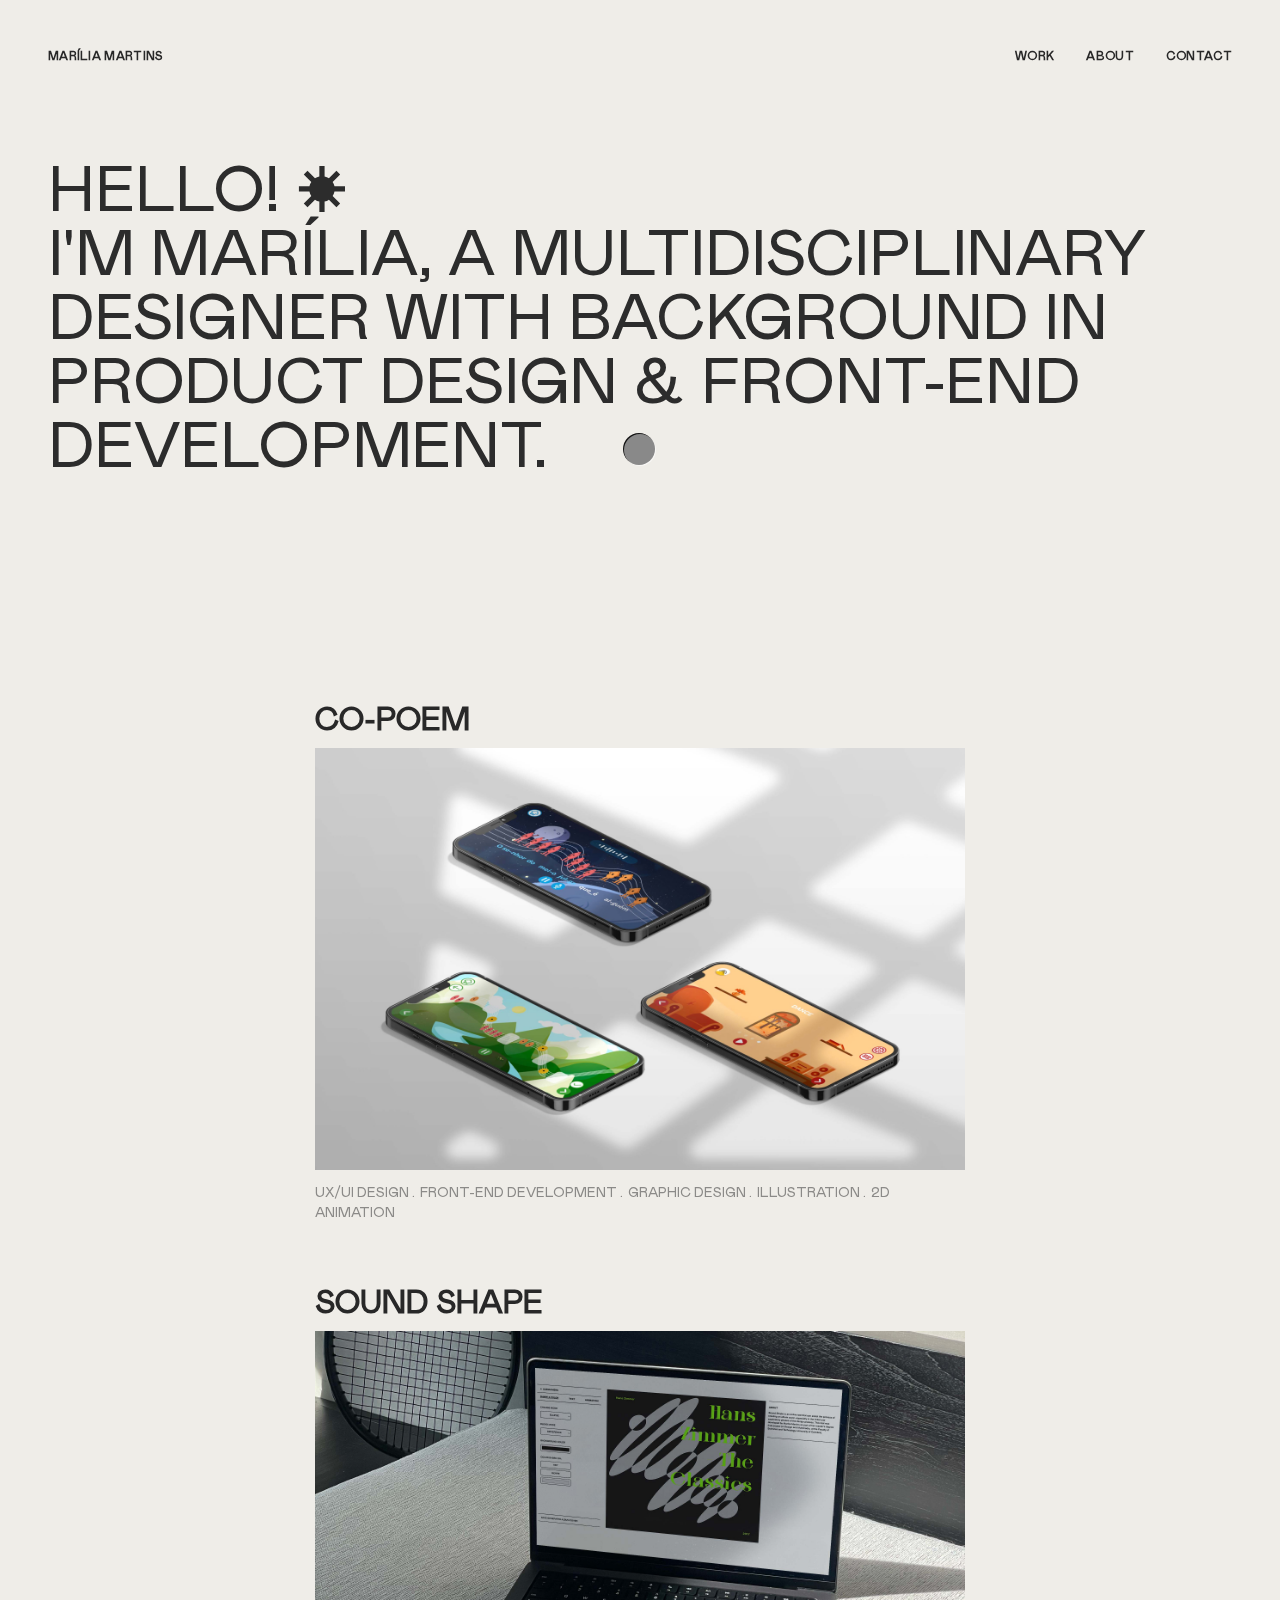
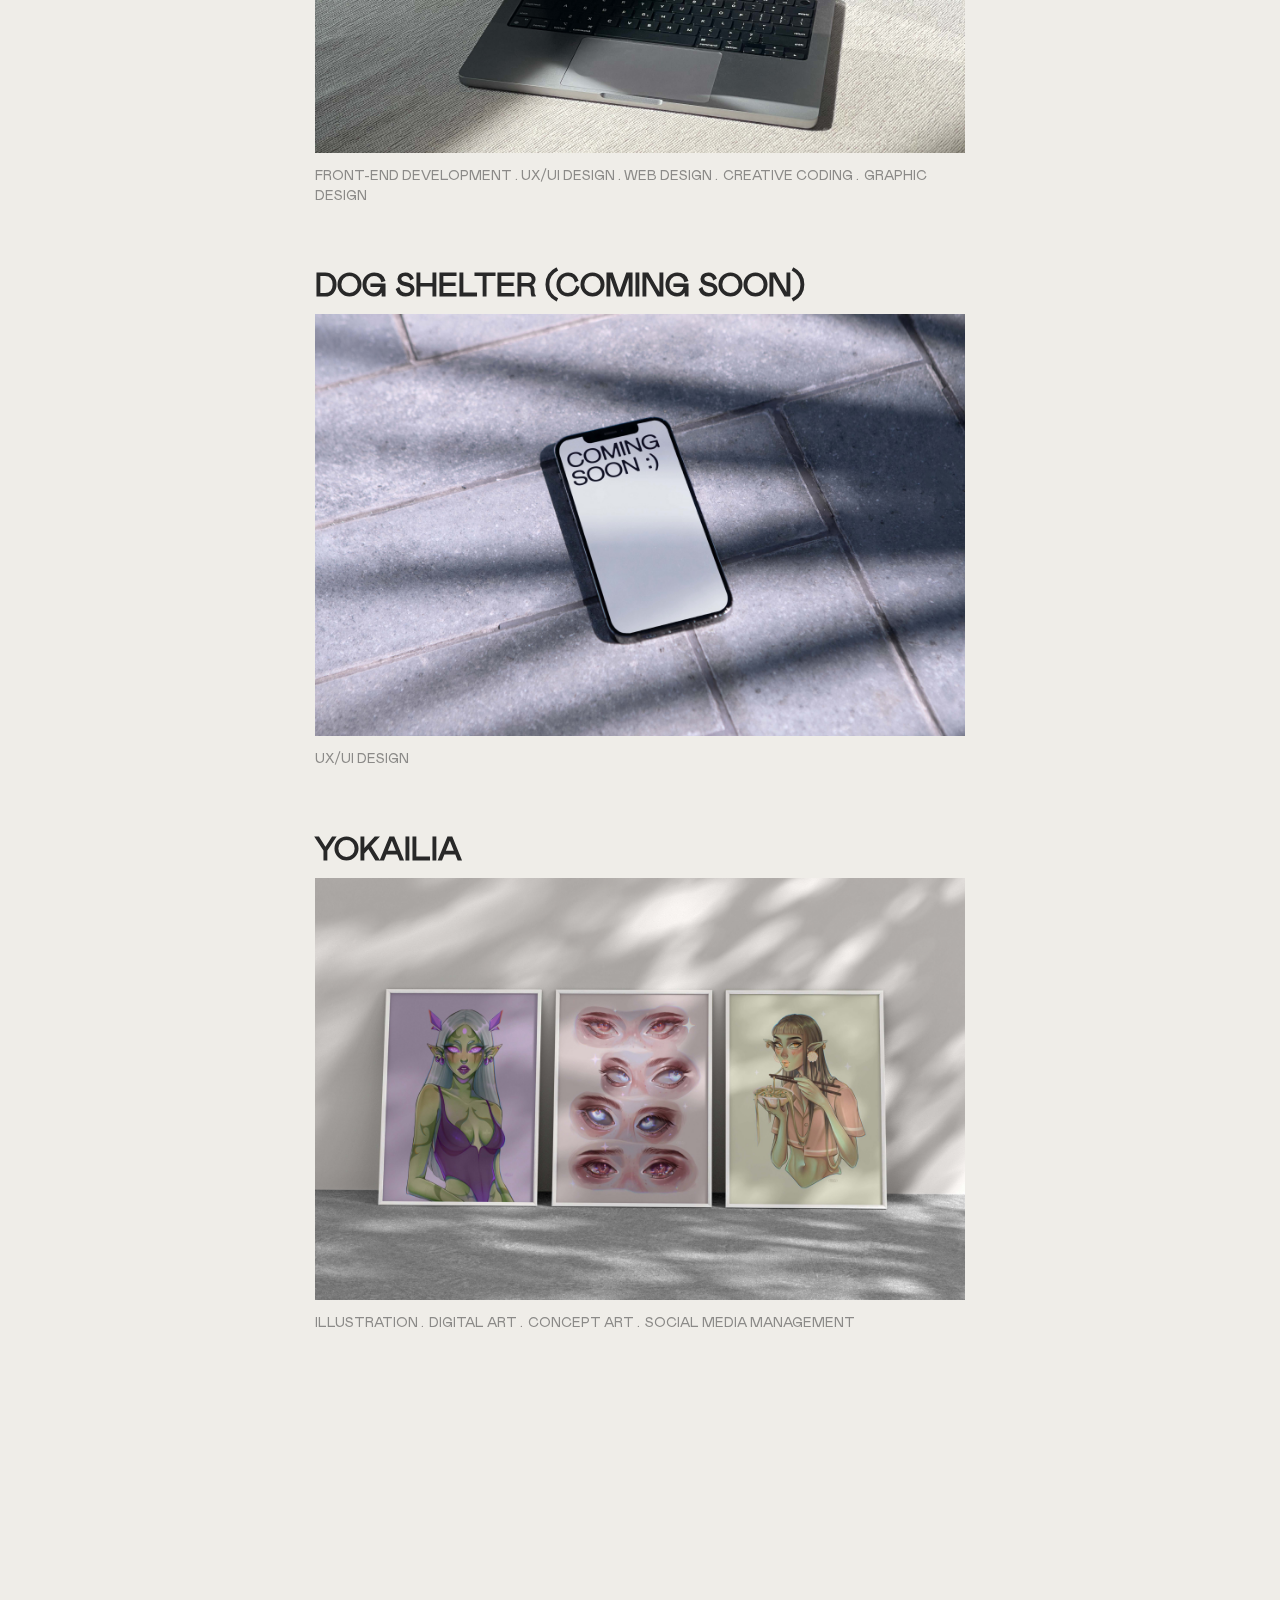
<file: index.html>
<!doctype html>
<html data-n-head-ssr lang="en" data-n-head="%7B%22lang%22:%7B%22ssr%22:%22en%22%7D%7D">
  <head >
    <title>Marília Martins - Home</title>
    <link rel="icon" href="assets/images/Asset 25.png">
    <meta name="viewport" content="width=device-width, initial-scale=1">
    <meta data-n-head="ssr" charset="utf-8"><meta data-n-head="ssr" name="viewport" content="width=device-width, initial-scale=1">
    <meta data-n-head="ssr" http-equiv="X-UA-Compatible" content="IE=edge"><meta data-n-head="ssr" data-hid="charset" charset="utf-8">
    <meta data-n-head="ssr" data-hid="mobile-web-app-capable" name="mobile-web-app-capable" content="yes">  
  <!-- <link rel="stylesheet" type="text/css" href="header.css"> -->
    <link rel="stylesheet" type="text/css" href="style.css">
    <link rel="stylesheet" type="text/css" href="about.css">
    <link rel="stylesheet" type="text/css" href="work.css">
    <link rel="stylesheet" type="text/css" href="footer.css">
    <link rel="stylesheet" type="text/css" href="textsize.css">
    <link rel="stylesheet" type="text/css" href="cards.css">
    <link rel="stylesheet" type="text/css" href="header3.css">


    <link href="https://unpkg.com/aos@2.3.1/dist/aos.css" rel="stylesheet">
    <link href="https://fonts.googleapis.com/icon?family=Material+Icons" rel="stylesheet">

  </head>
  <body>

<!--  <nav>
      <input type="checkbox" id="check">
      <label for="check" class="checkbtn">
        <i class="fas fa-bars"></i>
      </label>
      <label class="logo">Marília Martins</label>
      <ul>
        <li><a class="menuItem" href="#work">Work</a></li>
        <li><a class="menuItem" href="#about">About</a></li>
        <li><a class="menuItem" href="#contact">contact</a></li>
      </ul>
    </nav>
-->  
    <div class="topnav" id="myTopnav">
      <a href="index.html" class="active logo">Marília Martins</a>
      <div class="right">
        <a class="menui" href="#work">work</a>
        <a class="menui" href="#about">about</a>
        <a class="menui" href="#contact">contact</a>
   
      <a href="javascript:void(0);" class="iconhamburguer" onclick="myFunction()">
        <i class="fa fa-bars"></i>
      </div>
      </a>
    </div>

    <a onclick="topFunction()" id="myBtn" title="Go to top">Top</a>
    <!--

<div class="parentheader">
 

  <div class="itemheader">
   <div class="logostar header1">
      <a href="index.html"><p class="logotexto"> Marília Martins</p></a>
    </div>  
  </div>

  <div class="itemheader"></div>

  <div  class="itemheader">

    <ul class="menu">
      <li><a class="menuItem" href="#work">Work</a></li>
      <li><a class="menuItem" href="#about">About</a></li>
      <li><a class="menuItem" href="#contact">contact</a></li>

    </ul>
    <button class="hamburger">
   
      <p class="fonteicon menuIcon">=</p>
      <p class="fonteicon closeIcon">×</p>
    </button>
  
  </div>
</div>
-->

<div class="cursor" style="translate: -50px -50px;"></div>

<div class="mini-descricao">
  <div class="mini-descricao-padding">
<p class="intro">
  Hello! ☀ <br>
  I'm Marília, a 
  multidisciplinary designer with background in product design & front-end development.</p>
</div>
</div>


<div class="card" id="work" data-aos="fade-up" data-aos-anchor-placement="center" data-aos-duration="3000">
  
  
  <div class="container">
    <a  href="copoem.html"> <h4 class="titulocard"><b>Co-Poem</b></h4></a>
    <a  href="copoem.html"> <img src="assets/images/cardcover/cp.jpg" alt="Co-Poem" style="width:100%"></a>
  
    <div class="tags">
    <span class="tagscard" >UX/UI Design .</span> 
    <span class="tagscard" >Front-end Development .</span> 
    <span class="tagscard" >Graphic Design .</span> 
    <span class="tagscard" >Illustration .</span> 
    <span class="tagscard" >2D Animation </span> 
  </div>


    <!-- <p class="textocard">A web application for a collaborative music generation platform.</p> -->

  </div>
  <div class="container">
   <a  href="soundshape.html" ><h4 class="titulocard"><b>Sound Shape</b></h4> </a>
      <a href="soundshape.html"><img src="assets/images/cardcover/ss1.jpg" alt="Sound Shape" style="width:100%">
  </a>
      <div class="tags">
 
        <span class="tagscard" >Front-end Development .  </span> 
        <span class="tagscard" >UX/UI Design .  </span>
        <span class="tagscard" >Web Design .</span> 
        <span class="tagscard" >Creative Coding .</span> 
        <span class="tagscard" >Graphic Design </span>
        
      </div>

     <!--   <p class="textocard">Autonomous computational creative tool to support the design of music album covers.</p> -->

  </div>

  <div class="container">
    <a><h4 class="titulocard"><b>Dog Shelter (Coming Soon)</b></h4></a>
    <a ><img src="assets/images/cardcover/comingsoon.jpg" alt="UX/UI Exercises" style="width:100%"></a>
      
      <div class="tags">
 
        <span class="tagscard">UX/UI Design</span> 
  
      </div>
     <!--   <p class="textocard">✨ Coming soon ✨ </p> -->
  </div>



  <div class="container">
    <a  href="yokailia.html"> <h4 class="titulocard"><b>Yokailia</b></h4></a>
    <a  href="yokailia.html"> <img src="assets/images/cardcover/i.jpg" alt="Yokailia" style="width:100%"></a>


    <div class="tags">
 
      <span class="tagscard" >Illustration .</span> 
      <span class="tagscard" >Digital Art .</span> 
      <span class="tagscard" >Concept Art .</span> 
      <span class="tagscard" >Social Media Management</span> 

      
     
    </div>

      <!--  <p class="textocard">Personal project that showcases a serie of digital illustrations.</p> -->

  </div>
</div>


   <!--<div class="gradient"> </div>  --> 
    
<!--
        <div data-aos="fade-down" data-aos-duration="3000">  
        <h1 class="introindex">  Hi! I'm Marília, a Multimedia 
          Designer With a Passion For 
          UX/UI design & iLLustration </h1>
        
        </div> 
      -->

      <!--
  <div class="seta" data-aos="fade-up" data-aos-anchor-placement="center" data-aos-duration="2000">
    <a href="#work" > <img class="setatamanho" src="assets/images/seta-16.svg" width="35rem"/></a>
    </div>   

<div class="parentwork" id="work">

<div class="work1"> 
    <div> 
    <a  href="copoem.html" class="worktitle"> <h2> co-Poem </h2></a>
    <a href="copoem.html"><p class="descricao"> Interface for a collaborative music generation platform. </p></a>
    </div>
    <div class="alinha"><a href="copoem.html"><img class="copoemhover imagemwork" src="assets/images/Asset 19.png" /></a>
  </div>
</div>

<div class="work2"> 
  <div>
    <a  href="soundshape.html" class="worktitle"> <h2> sound shape </h2></a>
    <a href="soundshape.html"> <p class="descricao"> Autonomous computational creative tool to support the design of music albums. </p></a>
  </div>
  <div class="alinha"> <a href="soundshape.html"><img class="copoemhover imagemwork" src="assets/images/Asset 17.png" /></a>
  </div>
</div>

<div class="work3"> 
  <div> 
    <a  href="yokailia.html" class="worktitle"><h2> Yokailia </h2></a>
    <a href="yokailia.html"><p class="descricao"> Digital illustrations. </p></a>
</div>
  <div class="alinha"> <a href="yokailia.html"><img class="copoemhover imagemwork" src="assets/images/Asset 18.png" /></a>
  </div>
</div>

<div class="work4"> 
  <div>
    <a href="uxui.html"class="worktitle"> <h2>UX/UI </h2></a>
    <a href="uxui.html"><p class="descricao"> UX & UI Exercises  </p></a>
  </div>
  <div  class="alinha"> <a href="uxui.html"><img class="copoemhover imagemwork" src="assets/images/Asset 20.png"/></a> 
  </div>
</div>
</div>
-->

<div id="about" class="parentabout">
  <div class="tituloabout">
    <h4 data-aos="fade-up" data-aos-anchor-placement="center" data-aos-duration="3000"> About </h4> 
  </div>
  <div class="imagemabout">
    <img class="tamanhoimagemabout" src="assets/images/eu.png" data-aos="fade-up" data-aos-anchor-placement="center" data-aos-duration="3000"/>
  </div>
  <div class="textoabout">
    <p class="descricaoabout" data-aos="fade-up" data-aos-anchor-placement="center" data-aos-duration="3000">
    My name is Marília, a portuguese multidisciplinary designer 
    with a strong background in UX/UI design, web design and front-end development.
    <br>
    <br>
    I am a creative and detail-oriented
    person with good time management
and organization skills. I love challenges and using design to solve
problems. <br>
<br>
 In my free time you can find me
drawing, playing video-games or
enjoying time with my dog, family
and friends.</p>

<div class="resumespace" data-aos="fade-up" data-aos-anchor-placement="center" data-aos-duration="3000" >
  <a href="MariliaResume.pdf" target="_blank" > <button class="botao">Check my resume</button></a>
    
  </div>
  </div>
  <div id="contact"  class="connectabout" data-aos="fade-up" data-aos-anchor-placement="center" data-aos-duration="3000">
    <h4 class="textoconnect"> Let's connect :)</h4>
  </div>
  <div class="emailabout socialspace" data-aos="fade-up" data-aos-anchor-placement="center" data-aos-duration="3000">
    <a href="mailto:mariliarussomartins@gmail.com?subject=Let's connect!" target="_blank" > <button class="botao" >Email</button></a>
  </div>
    <div class="linkedinabout socialspace" data-aos="fade-up" data-aos-anchor-placement="center" data-aos-duration="3000">
     <a  href="https://www.linkedin.com/in/mariliarussomartins/" target="_blank" > <button class="botao" >linkedin</button></a>
     
  </div>
 </div>


<footer>
<div class="alinharfooter">
  <p class="textofooter" data-aos="fade-up" data-aos-anchor-placement="center" data-aos-duration="3000"> 
    Marília Martins 2023
  </p>
</div>
</footer>

    </body>
</html>

<script src="https://unpkg.com/aos@2.3.1/dist/aos.js"></script>
<!-- <script src="hamburguer.js" type="text/javascript"></script> -->
<script src="hamburguer3.js" type="text/javascript"></script>
<script src="scroll.js" type="text/javascript"></script>
<script src="cursor.js" type="text/javascript"></script>
<link rel="stylesheet" href="https://cdnjs.cloudflare.com/ajax/libs/font-awesome/5.15.3/css/all.min.css"/>
<script src="https://ajax.googleapis.com/ajax/libs/jquery/2.0.3/jquery.min.js" type="text/javascript"></script>


<script>
    AOS.init();
  </script>
</file>
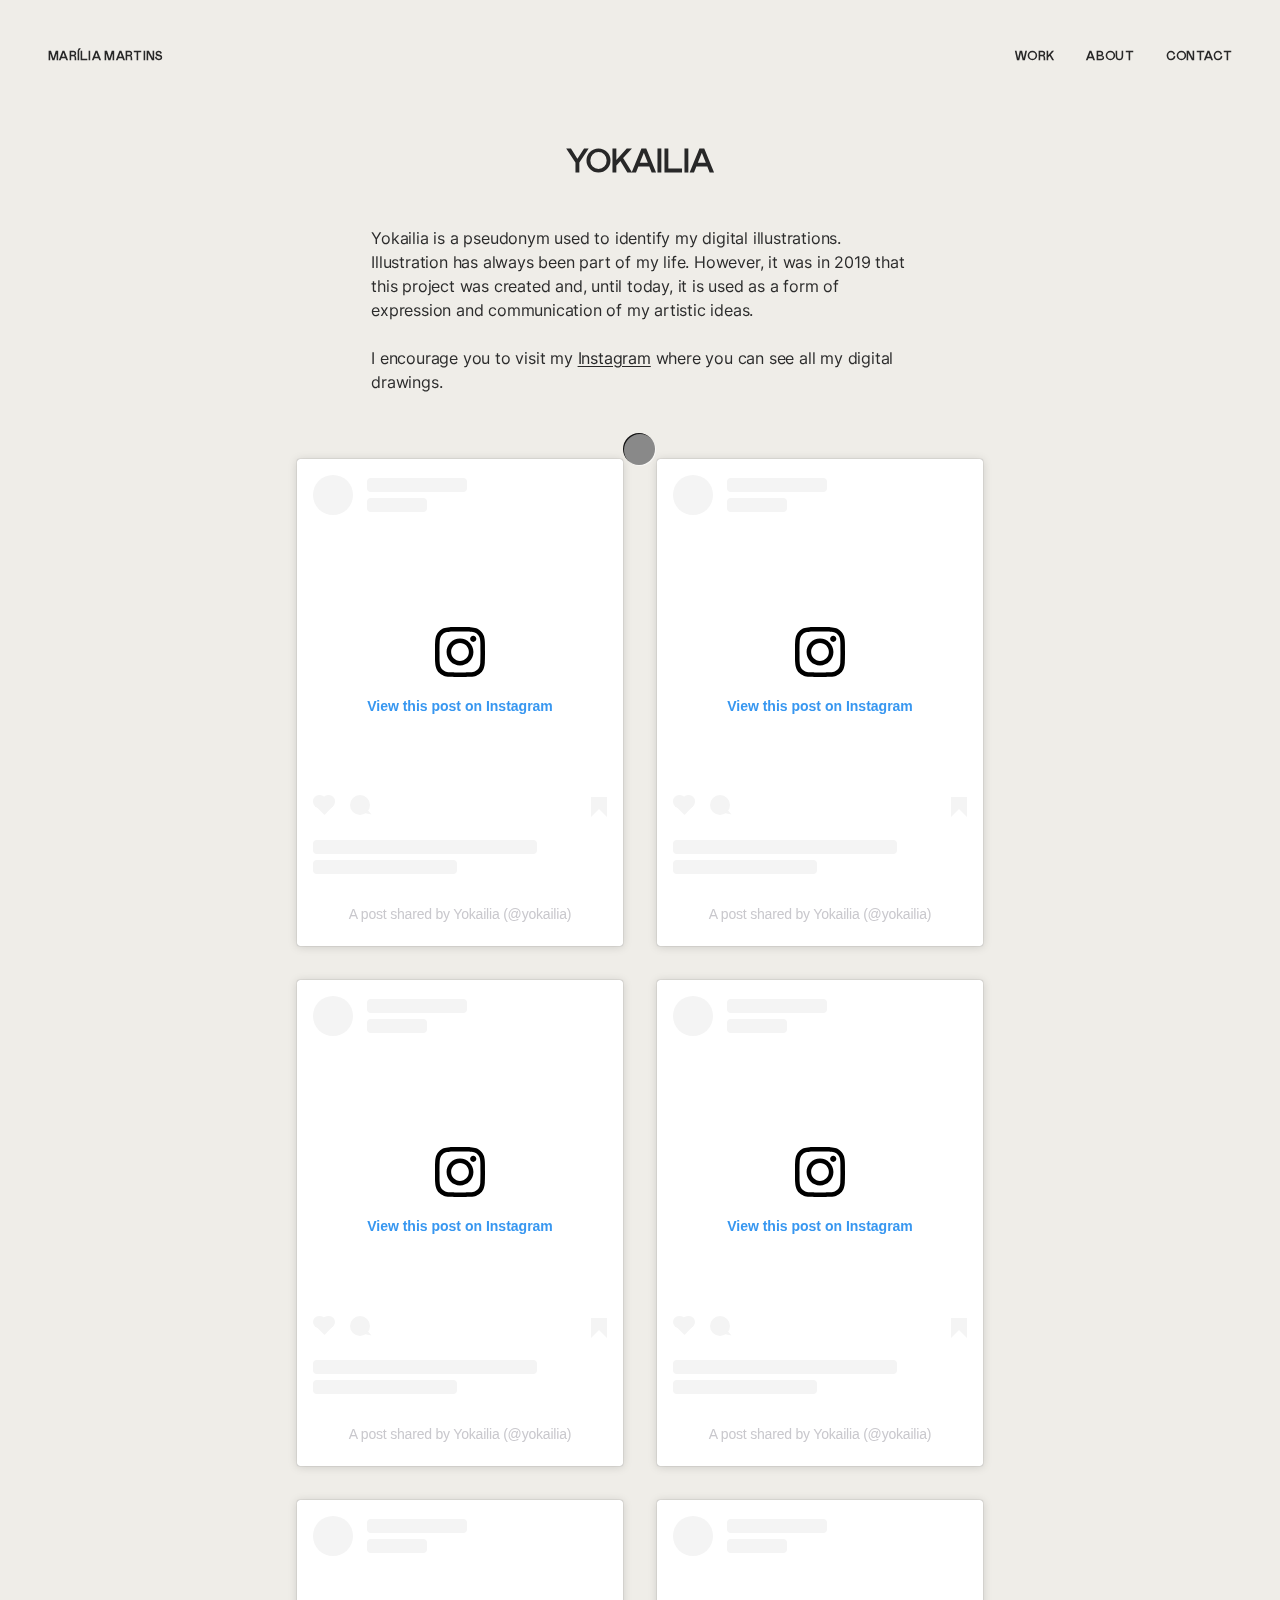
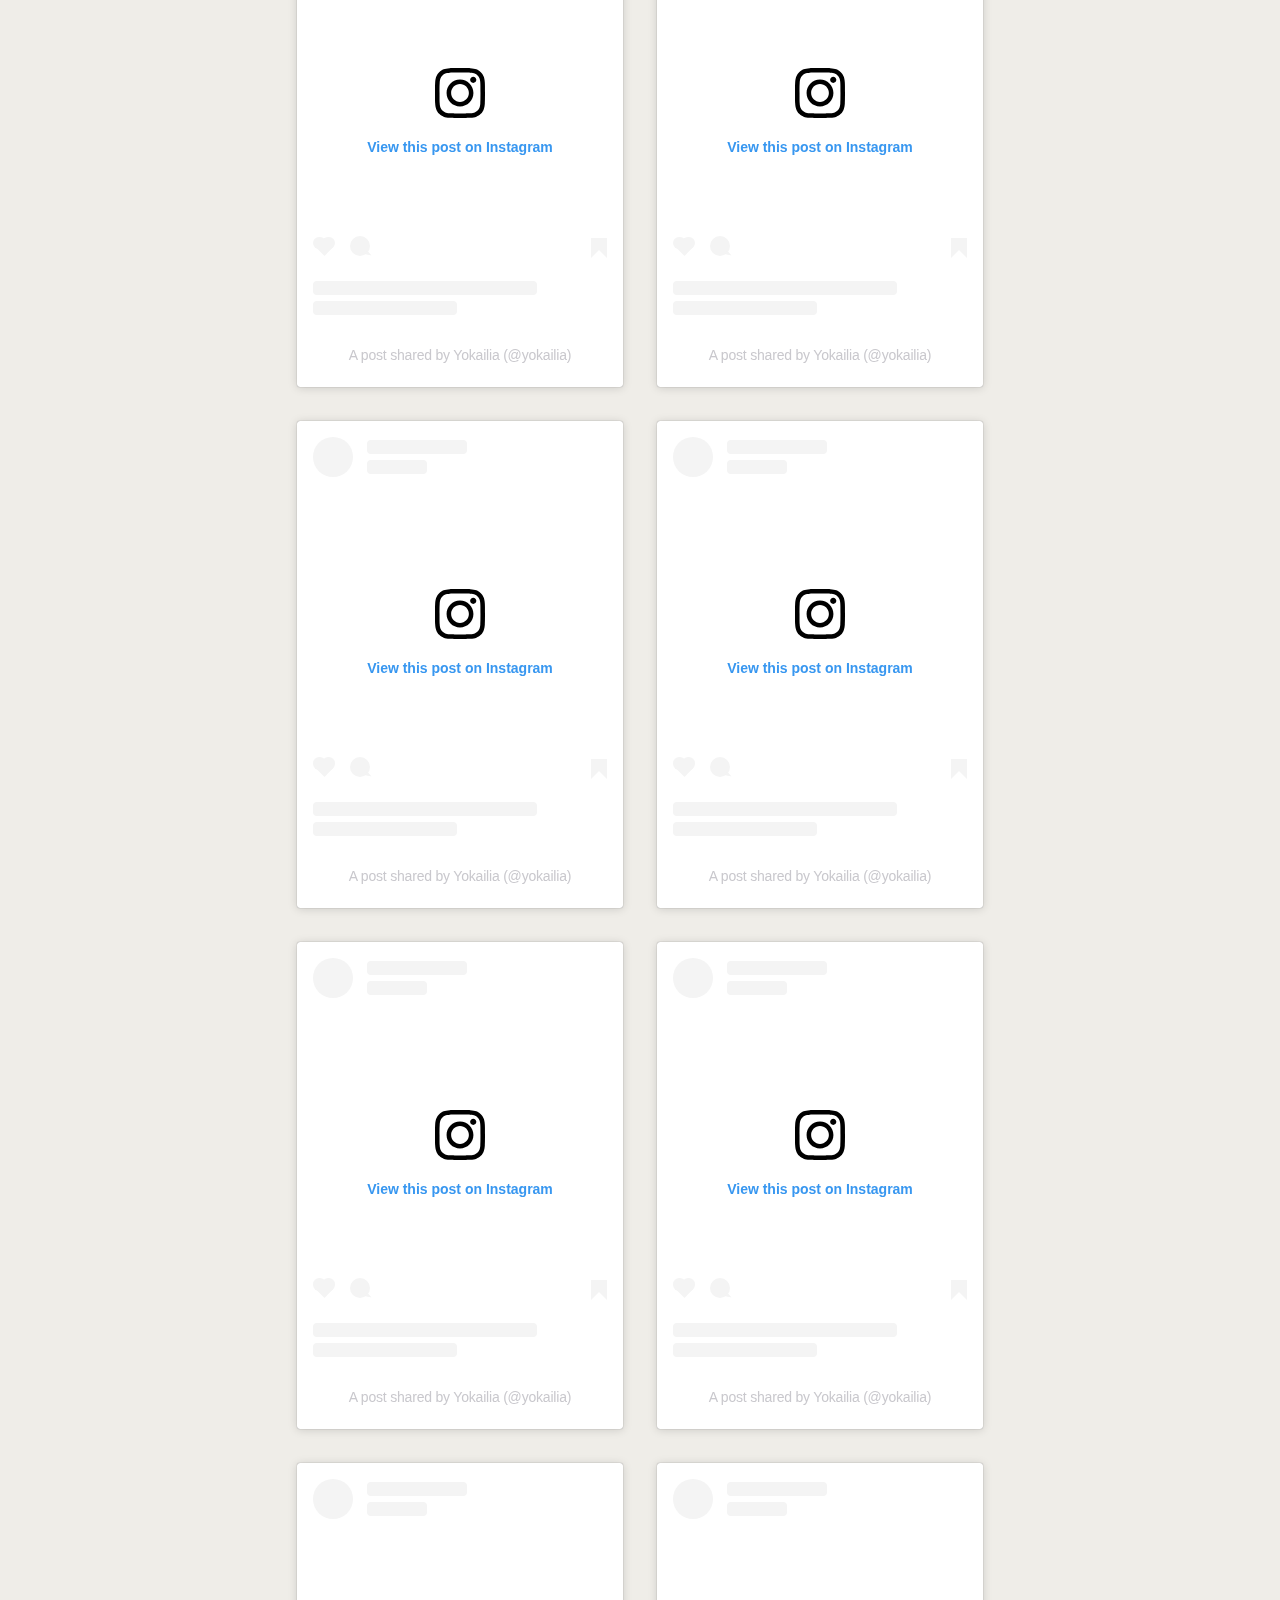
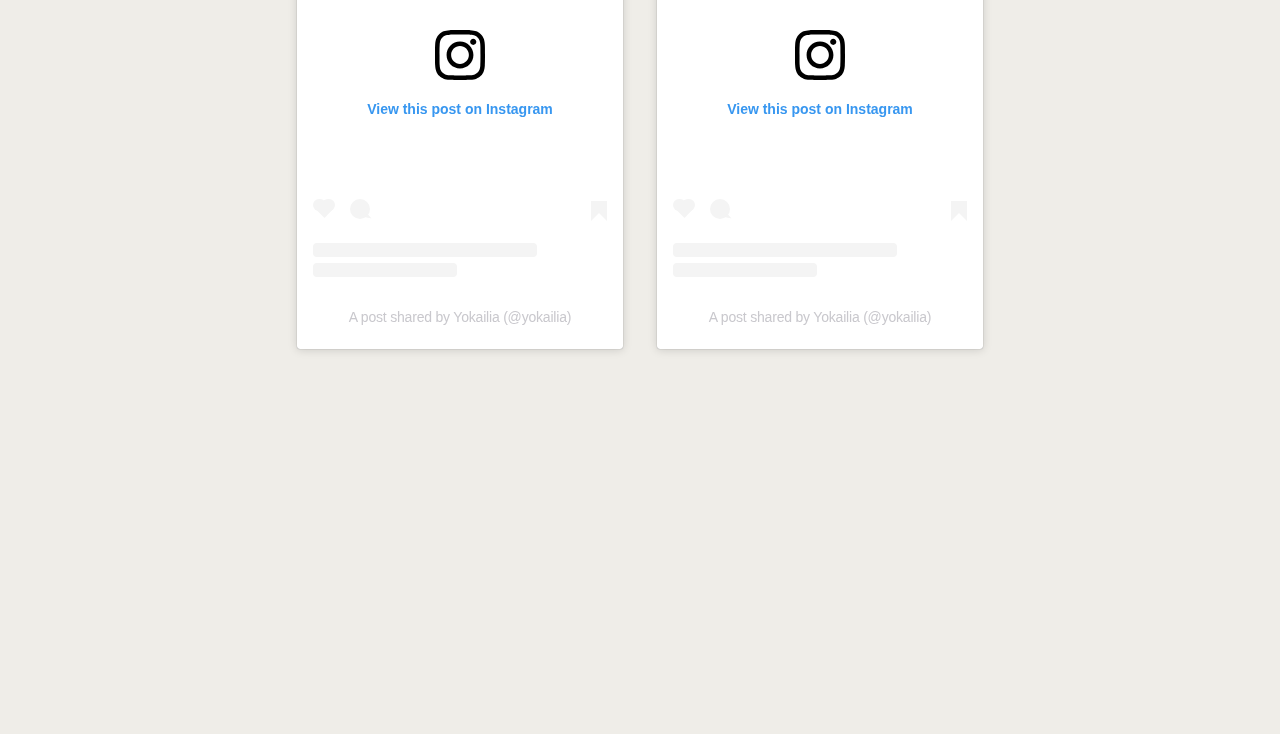
<file: yokailia.html>
<!doctype html>
<html data-n-head-ssr lang="en" data-n-head="%7B%22lang%22:%7B%22ssr%22:%22en%22%7D%7D">
  <head >
    <title>Marília Martins - Yokailia</title>
    <link rel="icon" href="assets/images/Asset 25.png">
    <meta name="viewport" content="width=device-width, initial-scale=1">
    <meta data-n-head="ssr" charset="utf-8"><meta data-n-head="ssr" name="viewport" content="width=device-width, initial-scale=1">
    <meta data-n-head="ssr" http-equiv="X-UA-Compatible" content="IE=edge"><meta data-n-head="ssr" data-hid="charset" charset="utf-8">
    <meta data-n-head="ssr" data-hid="mobile-web-app-capable" name="mobile-web-app-capable" content="yes">  
    <link rel="stylesheet" type="text/css" href="header3.css">
    <link rel="stylesheet" type="text/css" href="style.css">
    <link rel="stylesheet" type="text/css" href="yokailia.css">
    <link rel="stylesheet" type="text/css" href="footer.css">
    <link rel="stylesheet" type="text/css" href="textsize.css">

    <link rel="js" type="js" href="animations.js">
    <link href="https://unpkg.com/aos@2.3.1/dist/aos.css" rel="stylesheet">
    <script src="https://ajax.googleapis.com/ajax/libs/jquery/2.0.3/jquery.min.js" type="text/javascript"></script>
  </head>
  <body>

    <div class="topnav" id="myTopnav">
      <a href="index.html" class="active logo">Marília Martins</a>
      <div class="right">
        <a class="menui" href="index.html#work">Work</a>
        <a class="menui" href="index.html#about">About</a>
        <a class="menui" href="index.html#contact">Contact</a>
   
      <a href="javascript:void(0);" class="iconhamburguer" onclick="myFunction()">
        <i class="fa fa-bars"></i>
      </div>
      </a>
    </div>


    <a onclick="topFunction()" id="myBtn" title="Go to top">Top</a>
    <div class="cursor" style="translate: -50px -50px;"></div>

   
      <div  class="centertitle" data-aos="fade-up" data-aos-anchor-placement="center" data-aos-duration="3000">
        <h4 class="tituloprojeto">
          YOKAILIA
        </h4>
      </div> 
   
      <div  class="centroyokailia" data-aos="fade-up" data-aos-anchor-placement="center" data-aos-duration="3000">
       <p class="textocorrido"> 
        Yokailia is a pseudonym used to identify my digital illustrations. 
        Illustration has always been part of my life. However, it was in 2019 
        that this project was created and, until today, it is used as a form 
        of expression and communication of my artistic ideas.
      <br>
    <br>
    I encourage you to visit my <a class="linktexto" 
    href="https://www.instagram.com/yokailia/" 
    target="_blank">Instagram</a> where you can see all my digital drawings. </p>
      </div> 

      <div class="parent">
        <div>
            <div class="project1"></div>
            <blockquote class="instagram-media" data-instgrm-permalink="https://www.instagram.com/p/CnC7bjSqEKi/?utm_source=ig_embed&amp;utm_campaign=loading" data-instgrm-version="14" style=" background:#FFF; border:0; border-radius:3px; box-shadow:0 0 1px 0 rgba(0,0,0,0.5),0 1px 10px 0 rgba(0,0,0,0.15); margin: 1px; max-width:540px; min-width:326px; padding:0; width:99.375%; width:-webkit-calc(100% - 2px); width:calc(100% - 2px);"><div style="padding:16px;"> <a href="https://www.instagram.com/p/CnC7bjSqEKi/?utm_source=ig_embed&amp;utm_campaign=loading" style=" background:#FFFFFF; line-height:0; padding:0 0; text-align:center; text-decoration:none; width:100%;" target="_blank"> <div style=" display: flex; flex-direction: row; align-items: center;"> <div style="background-color: #F4F4F4; border-radius: 50%; flex-grow: 0; height: 40px; margin-right: 14px; width: 40px;"></div> <div style="display: flex; flex-direction: column; flex-grow: 1; justify-content: center;"> <div style=" background-color: #F4F4F4; border-radius: 4px; flex-grow: 0; height: 14px; margin-bottom: 6px; width: 100px;"></div> <div style=" background-color: #F4F4F4; border-radius: 4px; flex-grow: 0; height: 14px; width: 60px;"></div></div></div><div style="padding: 19% 0;"></div> <div style="display:block; height:50px; margin:0 auto 12px; width:50px;"><svg width="50px" height="50px" viewBox="0 0 60 60" version="1.1" xmlns="https://www.w3.org/2000/svg" xmlns:xlink="https://www.w3.org/1999/xlink"><g stroke="none" stroke-width="1" fill="none" fill-rule="evenodd"><g transform="translate(-511.000000, -20.000000)" fill="#000000"><g><path d="M556.869,30.41 C554.814,30.41 553.148,32.076 553.148,34.131 C553.148,36.186 554.814,37.852 556.869,37.852 C558.924,37.852 560.59,36.186 560.59,34.131 C560.59,32.076 558.924,30.41 556.869,30.41 M541,60.657 C535.114,60.657 530.342,55.887 530.342,50 C530.342,44.114 535.114,39.342 541,39.342 C546.887,39.342 551.658,44.114 551.658,50 C551.658,55.887 546.887,60.657 541,60.657 M541,33.886 C532.1,33.886 524.886,41.1 524.886,50 C524.886,58.899 532.1,66.113 541,66.113 C549.9,66.113 557.115,58.899 557.115,50 C557.115,41.1 549.9,33.886 541,33.886 M565.378,62.101 C565.244,65.022 564.756,66.606 564.346,67.663 C563.803,69.06 563.154,70.057 562.106,71.106 C561.058,72.155 560.06,72.803 558.662,73.347 C557.607,73.757 556.021,74.244 553.102,74.378 C549.944,74.521 548.997,74.552 541,74.552 C533.003,74.552 532.056,74.521 528.898,74.378 C525.979,74.244 524.393,73.757 523.338,73.347 C521.94,72.803 520.942,72.155 519.894,71.106 C518.846,70.057 518.197,69.06 517.654,67.663 C517.244,66.606 516.755,65.022 516.623,62.101 C516.479,58.943 516.448,57.996 516.448,50 C516.448,42.003 516.479,41.056 516.623,37.899 C516.755,34.978 517.244,33.391 517.654,32.338 C518.197,30.938 518.846,29.942 519.894,28.894 C520.942,27.846 521.94,27.196 523.338,26.654 C524.393,26.244 525.979,25.756 528.898,25.623 C532.057,25.479 533.004,25.448 541,25.448 C548.997,25.448 549.943,25.479 553.102,25.623 C556.021,25.756 557.607,26.244 558.662,26.654 C560.06,27.196 561.058,27.846 562.106,28.894 C563.154,29.942 563.803,30.938 564.346,32.338 C564.756,33.391 565.244,34.978 565.378,37.899 C565.522,41.056 565.552,42.003 565.552,50 C565.552,57.996 565.522,58.943 565.378,62.101 M570.82,37.631 C570.674,34.438 570.167,32.258 569.425,30.349 C568.659,28.377 567.633,26.702 565.965,25.035 C564.297,23.368 562.623,22.342 560.652,21.575 C558.743,20.834 556.562,20.326 553.369,20.18 C550.169,20.033 549.148,20 541,20 C532.853,20 531.831,20.033 528.631,20.18 C525.438,20.326 523.257,20.834 521.349,21.575 C519.376,22.342 517.703,23.368 516.035,25.035 C514.368,26.702 513.342,28.377 512.574,30.349 C511.834,32.258 511.326,34.438 511.181,37.631 C511.035,40.831 511,41.851 511,50 C511,58.147 511.035,59.17 511.181,62.369 C511.326,65.562 511.834,67.743 512.574,69.651 C513.342,71.625 514.368,73.296 516.035,74.965 C517.703,76.634 519.376,77.658 521.349,78.425 C523.257,79.167 525.438,79.673 528.631,79.82 C531.831,79.965 532.853,80.001 541,80.001 C549.148,80.001 550.169,79.965 553.369,79.82 C556.562,79.673 558.743,79.167 560.652,78.425 C562.623,77.658 564.297,76.634 565.965,74.965 C567.633,73.296 568.659,71.625 569.425,69.651 C570.167,67.743 570.674,65.562 570.82,62.369 C570.966,59.17 571,58.147 571,50 C571,41.851 570.966,40.831 570.82,37.631"></path></g></g></g></svg></div><div style="padding-top: 8px;"> <div style=" color:#3897f0; font-family:Arial,sans-serif; font-size:14px; font-style:normal; font-weight:550; line-height:18px;">View this post on Instagram</div></div><div style="padding: 12.5% 0;"></div> <div style="display: flex; flex-direction: row; margin-bottom: 14px; align-items: center;"><div> <div style="background-color: #F4F4F4; border-radius: 50%; height: 12.5px; width: 12.5px; transform: translateX(0px) translateY(7px);"></div> <div style="background-color: #F4F4F4; height: 12.5px; transform: rotate(-45deg) translateX(3px) translateY(1px); width: 12.5px; flex-grow: 0; margin-right: 14px; margin-left: 2px;"></div> <div style="background-color: #F4F4F4; border-radius: 50%; height: 12.5px; width: 12.5px; transform: translateX(9px) translateY(-18px);"></div></div><div style="margin-left: 8px;"> <div style=" background-color: #F4F4F4; border-radius: 50%; flex-grow: 0; height: 20px; width: 20px;"></div> <div style=" width: 0; height: 0; border-top: 2px solid transparent; border-left: 6px solid #f4f4f4; border-bottom: 2px solid transparent; transform: translateX(16px) translateY(-4px) rotate(30deg)"></div></div><div style="margin-left: auto;"> <div style=" width: 0px; border-top: 8px solid #F4F4F4; border-right: 8px solid transparent; transform: translateY(16px);"></div> <div style=" background-color: #F4F4F4; flex-grow: 0; height: 12px; width: 16px; transform: translateY(-4px);"></div> <div style=" width: 0; height: 0; border-top: 8px solid #F4F4F4; border-left: 8px solid transparent; transform: translateY(-4px) translateX(8px);"></div></div></div> <div style="display: flex; flex-direction: column; flex-grow: 1; justify-content: center; margin-bottom: 24px;"> <div style=" background-color: #F4F4F4; border-radius: 4px; flex-grow: 0; height: 14px; margin-bottom: 6px; width: 224px;"></div> <div style=" background-color: #F4F4F4; border-radius: 4px; flex-grow: 0; height: 14px; width: 144px;"></div></div></a><p style=" color:#c9c8cd; font-family:Arial,sans-serif; font-size:14px; line-height:17px; margin-bottom:0; margin-top:8px; overflow:hidden; padding:8px 0 7px; text-align:center; text-overflow:ellipsis; white-space:nowrap;"><a href="https://www.instagram.com/p/CnC7bjSqEKi/?utm_source=ig_embed&amp;utm_campaign=loading" style=" color:#c9c8cd; font-family:Arial,sans-serif; font-size:14px; font-style:normal; font-weight:normal; line-height:17px; text-decoration:none;" target="_blank">A post shared by Yokailia (@yokailia)</a></p></div></blockquote> <script async src="http://www.instagram.com/embed.js"></script>
        </div>
        <div>
            <div class="project2"></div>
            <blockquote class="instagram-media" data-instgrm-permalink="https://www.instagram.com/p/Cmwodzeq8lV/?utm_source=ig_embed&amp;utm_campaign=loading" data-instgrm-version="14" style=" background:#FFF; border:0; border-radius:3px; box-shadow:0 0 1px 0 rgba(0,0,0,0.5),0 1px 10px 0 rgba(0,0,0,0.15); margin: 1px; max-width:540px; min-width:326px; padding:0; width:99.375%; width:-webkit-calc(100% - 2px); width:calc(100% - 2px);"><div style="padding:16px;"> <a href="https://www.instagram.com/p/Cmwodzeq8lV/?utm_source=ig_embed&amp;utm_campaign=loading" style=" background:#FFFFFF; line-height:0; padding:0 0; text-align:center; text-decoration:none; width:100%;" target="_blank"> <div style=" display: flex; flex-direction: row; align-items: center;"> <div style="background-color: #F4F4F4; border-radius: 50%; flex-grow: 0; height: 40px; margin-right: 14px; width: 40px;"></div> <div style="display: flex; flex-direction: column; flex-grow: 1; justify-content: center;"> <div style=" background-color: #F4F4F4; border-radius: 4px; flex-grow: 0; height: 14px; margin-bottom: 6px; width: 100px;"></div> <div style=" background-color: #F4F4F4; border-radius: 4px; flex-grow: 0; height: 14px; width: 60px;"></div></div></div><div style="padding: 19% 0;"></div> <div style="display:block; height:50px; margin:0 auto 12px; width:50px;"><svg width="50px" height="50px" viewBox="0 0 60 60" version="1.1" xmlns="https://www.w3.org/2000/svg" xmlns:xlink="https://www.w3.org/1999/xlink"><g stroke="none" stroke-width="1" fill="none" fill-rule="evenodd"><g transform="translate(-511.000000, -20.000000)" fill="#000000"><g><path d="M556.869,30.41 C554.814,30.41 553.148,32.076 553.148,34.131 C553.148,36.186 554.814,37.852 556.869,37.852 C558.924,37.852 560.59,36.186 560.59,34.131 C560.59,32.076 558.924,30.41 556.869,30.41 M541,60.657 C535.114,60.657 530.342,55.887 530.342,50 C530.342,44.114 535.114,39.342 541,39.342 C546.887,39.342 551.658,44.114 551.658,50 C551.658,55.887 546.887,60.657 541,60.657 M541,33.886 C532.1,33.886 524.886,41.1 524.886,50 C524.886,58.899 532.1,66.113 541,66.113 C549.9,66.113 557.115,58.899 557.115,50 C557.115,41.1 549.9,33.886 541,33.886 M565.378,62.101 C565.244,65.022 564.756,66.606 564.346,67.663 C563.803,69.06 563.154,70.057 562.106,71.106 C561.058,72.155 560.06,72.803 558.662,73.347 C557.607,73.757 556.021,74.244 553.102,74.378 C549.944,74.521 548.997,74.552 541,74.552 C533.003,74.552 532.056,74.521 528.898,74.378 C525.979,74.244 524.393,73.757 523.338,73.347 C521.94,72.803 520.942,72.155 519.894,71.106 C518.846,70.057 518.197,69.06 517.654,67.663 C517.244,66.606 516.755,65.022 516.623,62.101 C516.479,58.943 516.448,57.996 516.448,50 C516.448,42.003 516.479,41.056 516.623,37.899 C516.755,34.978 517.244,33.391 517.654,32.338 C518.197,30.938 518.846,29.942 519.894,28.894 C520.942,27.846 521.94,27.196 523.338,26.654 C524.393,26.244 525.979,25.756 528.898,25.623 C532.057,25.479 533.004,25.448 541,25.448 C548.997,25.448 549.943,25.479 553.102,25.623 C556.021,25.756 557.607,26.244 558.662,26.654 C560.06,27.196 561.058,27.846 562.106,28.894 C563.154,29.942 563.803,30.938 564.346,32.338 C564.756,33.391 565.244,34.978 565.378,37.899 C565.522,41.056 565.552,42.003 565.552,50 C565.552,57.996 565.522,58.943 565.378,62.101 M570.82,37.631 C570.674,34.438 570.167,32.258 569.425,30.349 C568.659,28.377 567.633,26.702 565.965,25.035 C564.297,23.368 562.623,22.342 560.652,21.575 C558.743,20.834 556.562,20.326 553.369,20.18 C550.169,20.033 549.148,20 541,20 C532.853,20 531.831,20.033 528.631,20.18 C525.438,20.326 523.257,20.834 521.349,21.575 C519.376,22.342 517.703,23.368 516.035,25.035 C514.368,26.702 513.342,28.377 512.574,30.349 C511.834,32.258 511.326,34.438 511.181,37.631 C511.035,40.831 511,41.851 511,50 C511,58.147 511.035,59.17 511.181,62.369 C511.326,65.562 511.834,67.743 512.574,69.651 C513.342,71.625 514.368,73.296 516.035,74.965 C517.703,76.634 519.376,77.658 521.349,78.425 C523.257,79.167 525.438,79.673 528.631,79.82 C531.831,79.965 532.853,80.001 541,80.001 C549.148,80.001 550.169,79.965 553.369,79.82 C556.562,79.673 558.743,79.167 560.652,78.425 C562.623,77.658 564.297,76.634 565.965,74.965 C567.633,73.296 568.659,71.625 569.425,69.651 C570.167,67.743 570.674,65.562 570.82,62.369 C570.966,59.17 571,58.147 571,50 C571,41.851 570.966,40.831 570.82,37.631"></path></g></g></g></svg></div><div style="padding-top: 8px;"> <div style=" color:#3897f0; font-family:Arial,sans-serif; font-size:14px; font-style:normal; font-weight:550; line-height:18px;">View this post on Instagram</div></div><div style="padding: 12.5% 0;"></div> <div style="display: flex; flex-direction: row; margin-bottom: 14px; align-items: center;"><div> <div style="background-color: #F4F4F4; border-radius: 50%; height: 12.5px; width: 12.5px; transform: translateX(0px) translateY(7px);"></div> <div style="background-color: #F4F4F4; height: 12.5px; transform: rotate(-45deg) translateX(3px) translateY(1px); width: 12.5px; flex-grow: 0; margin-right: 14px; margin-left: 2px;"></div> <div style="background-color: #F4F4F4; border-radius: 50%; height: 12.5px; width: 12.5px; transform: translateX(9px) translateY(-18px);"></div></div><div style="margin-left: 8px;"> <div style=" background-color: #F4F4F4; border-radius: 50%; flex-grow: 0; height: 20px; width: 20px;"></div> <div style=" width: 0; height: 0; border-top: 2px solid transparent; border-left: 6px solid #f4f4f4; border-bottom: 2px solid transparent; transform: translateX(16px) translateY(-4px) rotate(30deg)"></div></div><div style="margin-left: auto;"> <div style=" width: 0px; border-top: 8px solid #F4F4F4; border-right: 8px solid transparent; transform: translateY(16px);"></div> <div style=" background-color: #F4F4F4; flex-grow: 0; height: 12px; width: 16px; transform: translateY(-4px);"></div> <div style=" width: 0; height: 0; border-top: 8px solid #F4F4F4; border-left: 8px solid transparent; transform: translateY(-4px) translateX(8px);"></div></div></div> <div style="display: flex; flex-direction: column; flex-grow: 1; justify-content: center; margin-bottom: 24px;"> <div style=" background-color: #F4F4F4; border-radius: 4px; flex-grow: 0; height: 14px; margin-bottom: 6px; width: 224px;"></div> <div style=" background-color: #F4F4F4; border-radius: 4px; flex-grow: 0; height: 14px; width: 144px;"></div></div></a><p style=" color:#c9c8cd; font-family:Arial,sans-serif; font-size:14px; line-height:17px; margin-bottom:0; margin-top:8px; overflow:hidden; padding:8px 0 7px; text-align:center; text-overflow:ellipsis; white-space:nowrap;"><a href="https://www.instagram.com/p/Cmwodzeq8lV/?utm_source=ig_embed&amp;utm_campaign=loading" style=" color:#c9c8cd; font-family:Arial,sans-serif; font-size:14px; font-style:normal; font-weight:normal; line-height:17px; text-decoration:none;" target="_blank">A post shared by Yokailia (@yokailia)</a></p></div></blockquote> <script async src="http://www.instagram.com/embed.js"></script>
        </div>
        <div>
        <div class="project3"></div>
     <blockquote class="instagram-media" data-instgrm-permalink="https://www.instagram.com/p/CmexCDiKuf0/?utm_source=ig_embed&amp;utm_campaign=loading" data-instgrm-version="14" style=" background:#FFF; border:0; border-radius:3px; box-shadow:0 0 1px 0 rgba(0,0,0,0.5),0 1px 10px 0 rgba(0,0,0,0.15); margin: 1px; max-width:540px; min-width:326px; padding:0; width:99.375%; width:-webkit-calc(100% - 2px); width:calc(100% - 2px);"><div style="padding:16px;"> <a href="https://www.instagram.com/p/CmexCDiKuf0/?utm_source=ig_embed&amp;utm_campaign=loading" style=" background:#FFFFFF; line-height:0; padding:0 0; text-align:center; text-decoration:none; width:100%;" target="_blank"> <div style=" display: flex; flex-direction: row; align-items: center;"> <div style="background-color: #F4F4F4; border-radius: 50%; flex-grow: 0; height: 40px; margin-right: 14px; width: 40px;"></div> <div style="display: flex; flex-direction: column; flex-grow: 1; justify-content: center;"> <div style=" background-color: #F4F4F4; border-radius: 4px; flex-grow: 0; height: 14px; margin-bottom: 6px; width: 100px;"></div> <div style=" background-color: #F4F4F4; border-radius: 4px; flex-grow: 0; height: 14px; width: 60px;"></div></div></div><div style="padding: 19% 0;"></div> <div style="display:block; height:50px; margin:0 auto 12px; width:50px;"><svg width="50px" height="50px" viewBox="0 0 60 60" version="1.1" xmlns="https://www.w3.org/2000/svg" xmlns:xlink="https://www.w3.org/1999/xlink"><g stroke="none" stroke-width="1" fill="none" fill-rule="evenodd"><g transform="translate(-511.000000, -20.000000)" fill="#000000"><g><path d="M556.869,30.41 C554.814,30.41 553.148,32.076 553.148,34.131 C553.148,36.186 554.814,37.852 556.869,37.852 C558.924,37.852 560.59,36.186 560.59,34.131 C560.59,32.076 558.924,30.41 556.869,30.41 M541,60.657 C535.114,60.657 530.342,55.887 530.342,50 C530.342,44.114 535.114,39.342 541,39.342 C546.887,39.342 551.658,44.114 551.658,50 C551.658,55.887 546.887,60.657 541,60.657 M541,33.886 C532.1,33.886 524.886,41.1 524.886,50 C524.886,58.899 532.1,66.113 541,66.113 C549.9,66.113 557.115,58.899 557.115,50 C557.115,41.1 549.9,33.886 541,33.886 M565.378,62.101 C565.244,65.022 564.756,66.606 564.346,67.663 C563.803,69.06 563.154,70.057 562.106,71.106 C561.058,72.155 560.06,72.803 558.662,73.347 C557.607,73.757 556.021,74.244 553.102,74.378 C549.944,74.521 548.997,74.552 541,74.552 C533.003,74.552 532.056,74.521 528.898,74.378 C525.979,74.244 524.393,73.757 523.338,73.347 C521.94,72.803 520.942,72.155 519.894,71.106 C518.846,70.057 518.197,69.06 517.654,67.663 C517.244,66.606 516.755,65.022 516.623,62.101 C516.479,58.943 516.448,57.996 516.448,50 C516.448,42.003 516.479,41.056 516.623,37.899 C516.755,34.978 517.244,33.391 517.654,32.338 C518.197,30.938 518.846,29.942 519.894,28.894 C520.942,27.846 521.94,27.196 523.338,26.654 C524.393,26.244 525.979,25.756 528.898,25.623 C532.057,25.479 533.004,25.448 541,25.448 C548.997,25.448 549.943,25.479 553.102,25.623 C556.021,25.756 557.607,26.244 558.662,26.654 C560.06,27.196 561.058,27.846 562.106,28.894 C563.154,29.942 563.803,30.938 564.346,32.338 C564.756,33.391 565.244,34.978 565.378,37.899 C565.522,41.056 565.552,42.003 565.552,50 C565.552,57.996 565.522,58.943 565.378,62.101 M570.82,37.631 C570.674,34.438 570.167,32.258 569.425,30.349 C568.659,28.377 567.633,26.702 565.965,25.035 C564.297,23.368 562.623,22.342 560.652,21.575 C558.743,20.834 556.562,20.326 553.369,20.18 C550.169,20.033 549.148,20 541,20 C532.853,20 531.831,20.033 528.631,20.18 C525.438,20.326 523.257,20.834 521.349,21.575 C519.376,22.342 517.703,23.368 516.035,25.035 C514.368,26.702 513.342,28.377 512.574,30.349 C511.834,32.258 511.326,34.438 511.181,37.631 C511.035,40.831 511,41.851 511,50 C511,58.147 511.035,59.17 511.181,62.369 C511.326,65.562 511.834,67.743 512.574,69.651 C513.342,71.625 514.368,73.296 516.035,74.965 C517.703,76.634 519.376,77.658 521.349,78.425 C523.257,79.167 525.438,79.673 528.631,79.82 C531.831,79.965 532.853,80.001 541,80.001 C549.148,80.001 550.169,79.965 553.369,79.82 C556.562,79.673 558.743,79.167 560.652,78.425 C562.623,77.658 564.297,76.634 565.965,74.965 C567.633,73.296 568.659,71.625 569.425,69.651 C570.167,67.743 570.674,65.562 570.82,62.369 C570.966,59.17 571,58.147 571,50 C571,41.851 570.966,40.831 570.82,37.631"></path></g></g></g></svg></div><div style="padding-top: 8px;"> <div style=" color:#3897f0; font-family:Arial,sans-serif; font-size:14px; font-style:normal; font-weight:550; line-height:18px;">View this post on Instagram</div></div><div style="padding: 12.5% 0;"></div> <div style="display: flex; flex-direction: row; margin-bottom: 14px; align-items: center;"><div> <div style="background-color: #F4F4F4; border-radius: 50%; height: 12.5px; width: 12.5px; transform: translateX(0px) translateY(7px);"></div> <div style="background-color: #F4F4F4; height: 12.5px; transform: rotate(-45deg) translateX(3px) translateY(1px); width: 12.5px; flex-grow: 0; margin-right: 14px; margin-left: 2px;"></div> <div style="background-color: #F4F4F4; border-radius: 50%; height: 12.5px; width: 12.5px; transform: translateX(9px) translateY(-18px);"></div></div><div style="margin-left: 8px;"> <div style=" background-color: #F4F4F4; border-radius: 50%; flex-grow: 0; height: 20px; width: 20px;"></div> <div style=" width: 0; height: 0; border-top: 2px solid transparent; border-left: 6px solid #f4f4f4; border-bottom: 2px solid transparent; transform: translateX(16px) translateY(-4px) rotate(30deg)"></div></div><div style="margin-left: auto;"> <div style=" width: 0px; border-top: 8px solid #F4F4F4; border-right: 8px solid transparent; transform: translateY(16px);"></div> <div style=" background-color: #F4F4F4; flex-grow: 0; height: 12px; width: 16px; transform: translateY(-4px);"></div> <div style=" width: 0; height: 0; border-top: 8px solid #F4F4F4; border-left: 8px solid transparent; transform: translateY(-4px) translateX(8px);"></div></div></div> <div style="display: flex; flex-direction: column; flex-grow: 1; justify-content: center; margin-bottom: 24px;"> <div style=" background-color: #F4F4F4; border-radius: 4px; flex-grow: 0; height: 14px; margin-bottom: 6px; width: 224px;"></div> <div style=" background-color: #F4F4F4; border-radius: 4px; flex-grow: 0; height: 14px; width: 144px;"></div></div></a><p style=" color:#c9c8cd; font-family:Arial,sans-serif; font-size:14px; line-height:17px; margin-bottom:0; margin-top:8px; overflow:hidden; padding:8px 0 7px; text-align:center; text-overflow:ellipsis; white-space:nowrap;"><a href="https://www.instagram.com/p/CmexCDiKuf0/?utm_source=ig_embed&amp;utm_campaign=loading" style=" color:#c9c8cd; font-family:Arial,sans-serif; font-size:14px; font-style:normal; font-weight:normal; line-height:17px; text-decoration:none;" target="_blank">A post shared by Yokailia (@yokailia)</a></p></div></blockquote> <script async src="http://www.instagram.com/embed.js"></script>
        </div>
        <div>
            <div class="project4"></div>
            <blockquote class="instagram-media" data-instgrm-permalink="https://www.instagram.com/p/CmW6xUXKjSr/?utm_source=ig_embed&amp;utm_campaign=loading" data-instgrm-version="14" style=" background:#FFF; border:0; border-radius:3px; box-shadow:0 0 1px 0 rgba(0,0,0,0.5),0 1px 10px 0 rgba(0,0,0,0.15); margin: 1px; max-width:540px; min-width:326px; padding:0; width:99.375%; width:-webkit-calc(100% - 2px); width:calc(100% - 2px);"><div style="padding:16px;"> <a href="https://www.instagram.com/p/CmW6xUXKjSr/?utm_source=ig_embed&amp;utm_campaign=loading" style=" background:#FFFFFF; line-height:0; padding:0 0; text-align:center; text-decoration:none; width:100%;" target="_blank"> <div style=" display: flex; flex-direction: row; align-items: center;"> <div style="background-color: #F4F4F4; border-radius: 50%; flex-grow: 0; height: 40px; margin-right: 14px; width: 40px;"></div> <div style="display: flex; flex-direction: column; flex-grow: 1; justify-content: center;"> <div style=" background-color: #F4F4F4; border-radius: 4px; flex-grow: 0; height: 14px; margin-bottom: 6px; width: 100px;"></div> <div style=" background-color: #F4F4F4; border-radius: 4px; flex-grow: 0; height: 14px; width: 60px;"></div></div></div><div style="padding: 19% 0;"></div> <div style="display:block; height:50px; margin:0 auto 12px; width:50px;"><svg width="50px" height="50px" viewBox="0 0 60 60" version="1.1" xmlns="https://www.w3.org/2000/svg" xmlns:xlink="https://www.w3.org/1999/xlink"><g stroke="none" stroke-width="1" fill="none" fill-rule="evenodd"><g transform="translate(-511.000000, -20.000000)" fill="#000000"><g><path d="M556.869,30.41 C554.814,30.41 553.148,32.076 553.148,34.131 C553.148,36.186 554.814,37.852 556.869,37.852 C558.924,37.852 560.59,36.186 560.59,34.131 C560.59,32.076 558.924,30.41 556.869,30.41 M541,60.657 C535.114,60.657 530.342,55.887 530.342,50 C530.342,44.114 535.114,39.342 541,39.342 C546.887,39.342 551.658,44.114 551.658,50 C551.658,55.887 546.887,60.657 541,60.657 M541,33.886 C532.1,33.886 524.886,41.1 524.886,50 C524.886,58.899 532.1,66.113 541,66.113 C549.9,66.113 557.115,58.899 557.115,50 C557.115,41.1 549.9,33.886 541,33.886 M565.378,62.101 C565.244,65.022 564.756,66.606 564.346,67.663 C563.803,69.06 563.154,70.057 562.106,71.106 C561.058,72.155 560.06,72.803 558.662,73.347 C557.607,73.757 556.021,74.244 553.102,74.378 C549.944,74.521 548.997,74.552 541,74.552 C533.003,74.552 532.056,74.521 528.898,74.378 C525.979,74.244 524.393,73.757 523.338,73.347 C521.94,72.803 520.942,72.155 519.894,71.106 C518.846,70.057 518.197,69.06 517.654,67.663 C517.244,66.606 516.755,65.022 516.623,62.101 C516.479,58.943 516.448,57.996 516.448,50 C516.448,42.003 516.479,41.056 516.623,37.899 C516.755,34.978 517.244,33.391 517.654,32.338 C518.197,30.938 518.846,29.942 519.894,28.894 C520.942,27.846 521.94,27.196 523.338,26.654 C524.393,26.244 525.979,25.756 528.898,25.623 C532.057,25.479 533.004,25.448 541,25.448 C548.997,25.448 549.943,25.479 553.102,25.623 C556.021,25.756 557.607,26.244 558.662,26.654 C560.06,27.196 561.058,27.846 562.106,28.894 C563.154,29.942 563.803,30.938 564.346,32.338 C564.756,33.391 565.244,34.978 565.378,37.899 C565.522,41.056 565.552,42.003 565.552,50 C565.552,57.996 565.522,58.943 565.378,62.101 M570.82,37.631 C570.674,34.438 570.167,32.258 569.425,30.349 C568.659,28.377 567.633,26.702 565.965,25.035 C564.297,23.368 562.623,22.342 560.652,21.575 C558.743,20.834 556.562,20.326 553.369,20.18 C550.169,20.033 549.148,20 541,20 C532.853,20 531.831,20.033 528.631,20.18 C525.438,20.326 523.257,20.834 521.349,21.575 C519.376,22.342 517.703,23.368 516.035,25.035 C514.368,26.702 513.342,28.377 512.574,30.349 C511.834,32.258 511.326,34.438 511.181,37.631 C511.035,40.831 511,41.851 511,50 C511,58.147 511.035,59.17 511.181,62.369 C511.326,65.562 511.834,67.743 512.574,69.651 C513.342,71.625 514.368,73.296 516.035,74.965 C517.703,76.634 519.376,77.658 521.349,78.425 C523.257,79.167 525.438,79.673 528.631,79.82 C531.831,79.965 532.853,80.001 541,80.001 C549.148,80.001 550.169,79.965 553.369,79.82 C556.562,79.673 558.743,79.167 560.652,78.425 C562.623,77.658 564.297,76.634 565.965,74.965 C567.633,73.296 568.659,71.625 569.425,69.651 C570.167,67.743 570.674,65.562 570.82,62.369 C570.966,59.17 571,58.147 571,50 C571,41.851 570.966,40.831 570.82,37.631"></path></g></g></g></svg></div><div style="padding-top: 8px;"> <div style=" color:#3897f0; font-family:Arial,sans-serif; font-size:14px; font-style:normal; font-weight:550; line-height:18px;">View this post on Instagram</div></div><div style="padding: 12.5% 0;"></div> <div style="display: flex; flex-direction: row; margin-bottom: 14px; align-items: center;"><div> <div style="background-color: #F4F4F4; border-radius: 50%; height: 12.5px; width: 12.5px; transform: translateX(0px) translateY(7px);"></div> <div style="background-color: #F4F4F4; height: 12.5px; transform: rotate(-45deg) translateX(3px) translateY(1px); width: 12.5px; flex-grow: 0; margin-right: 14px; margin-left: 2px;"></div> <div style="background-color: #F4F4F4; border-radius: 50%; height: 12.5px; width: 12.5px; transform: translateX(9px) translateY(-18px);"></div></div><div style="margin-left: 8px;"> <div style=" background-color: #F4F4F4; border-radius: 50%; flex-grow: 0; height: 20px; width: 20px;"></div> <div style=" width: 0; height: 0; border-top: 2px solid transparent; border-left: 6px solid #f4f4f4; border-bottom: 2px solid transparent; transform: translateX(16px) translateY(-4px) rotate(30deg)"></div></div><div style="margin-left: auto;"> <div style=" width: 0px; border-top: 8px solid #F4F4F4; border-right: 8px solid transparent; transform: translateY(16px);"></div> <div style=" background-color: #F4F4F4; flex-grow: 0; height: 12px; width: 16px; transform: translateY(-4px);"></div> <div style=" width: 0; height: 0; border-top: 8px solid #F4F4F4; border-left: 8px solid transparent; transform: translateY(-4px) translateX(8px);"></div></div></div> <div style="display: flex; flex-direction: column; flex-grow: 1; justify-content: center; margin-bottom: 24px;"> <div style=" background-color: #F4F4F4; border-radius: 4px; flex-grow: 0; height: 14px; margin-bottom: 6px; width: 224px;"></div> <div style=" background-color: #F4F4F4; border-radius: 4px; flex-grow: 0; height: 14px; width: 144px;"></div></div></a><p style=" color:#c9c8cd; font-family:Arial,sans-serif; font-size:14px; line-height:17px; margin-bottom:0; margin-top:8px; overflow:hidden; padding:8px 0 7px; text-align:center; text-overflow:ellipsis; white-space:nowrap;"><a href="https://www.instagram.com/p/CmW6xUXKjSr/?utm_source=ig_embed&amp;utm_campaign=loading" style=" color:#c9c8cd; font-family:Arial,sans-serif; font-size:14px; font-style:normal; font-weight:normal; line-height:17px; text-decoration:none;" target="_blank">A post shared by Yokailia (@yokailia)</a></p></div></blockquote> <script async src="http://www.instagram.com/embed.js"></script>
        </div>
        <div> 
            <div class="project5"></div>
           <blockquote class="instagram-media" data-instgrm-permalink="https://www.instagram.com/p/CmCVI4MKcbq/?utm_source=ig_embed&amp;utm_campaign=loading" data-instgrm-version="14" style=" background:#FFF; border:0; border-radius:3px; box-shadow:0 0 1px 0 rgba(0,0,0,0.5),0 1px 10px 0 rgba(0,0,0,0.15); margin: 1px; max-width:540px; min-width:326px; padding:0; width:99.375%; width:-webkit-calc(100% - 2px); width:calc(100% - 2px);"><div style="padding:16px;"> <a href="https://www.instagram.com/p/CmCVI4MKcbq/?utm_source=ig_embed&amp;utm_campaign=loading" style=" background:#FFFFFF; line-height:0; padding:0 0; text-align:center; text-decoration:none; width:100%;" target="_blank"> <div style=" display: flex; flex-direction: row; align-items: center;"> <div style="background-color: #F4F4F4; border-radius: 50%; flex-grow: 0; height: 40px; margin-right: 14px; width: 40px;"></div> <div style="display: flex; flex-direction: column; flex-grow: 1; justify-content: center;"> <div style=" background-color: #F4F4F4; border-radius: 4px; flex-grow: 0; height: 14px; margin-bottom: 6px; width: 100px;"></div> <div style=" background-color: #F4F4F4; border-radius: 4px; flex-grow: 0; height: 14px; width: 60px;"></div></div></div><div style="padding: 19% 0;"></div> <div style="display:block; height:50px; margin:0 auto 12px; width:50px;"><svg width="50px" height="50px" viewBox="0 0 60 60" version="1.1" xmlns="https://www.w3.org/2000/svg" xmlns:xlink="https://www.w3.org/1999/xlink"><g stroke="none" stroke-width="1" fill="none" fill-rule="evenodd"><g transform="translate(-511.000000, -20.000000)" fill="#000000"><g><path d="M556.869,30.41 C554.814,30.41 553.148,32.076 553.148,34.131 C553.148,36.186 554.814,37.852 556.869,37.852 C558.924,37.852 560.59,36.186 560.59,34.131 C560.59,32.076 558.924,30.41 556.869,30.41 M541,60.657 C535.114,60.657 530.342,55.887 530.342,50 C530.342,44.114 535.114,39.342 541,39.342 C546.887,39.342 551.658,44.114 551.658,50 C551.658,55.887 546.887,60.657 541,60.657 M541,33.886 C532.1,33.886 524.886,41.1 524.886,50 C524.886,58.899 532.1,66.113 541,66.113 C549.9,66.113 557.115,58.899 557.115,50 C557.115,41.1 549.9,33.886 541,33.886 M565.378,62.101 C565.244,65.022 564.756,66.606 564.346,67.663 C563.803,69.06 563.154,70.057 562.106,71.106 C561.058,72.155 560.06,72.803 558.662,73.347 C557.607,73.757 556.021,74.244 553.102,74.378 C549.944,74.521 548.997,74.552 541,74.552 C533.003,74.552 532.056,74.521 528.898,74.378 C525.979,74.244 524.393,73.757 523.338,73.347 C521.94,72.803 520.942,72.155 519.894,71.106 C518.846,70.057 518.197,69.06 517.654,67.663 C517.244,66.606 516.755,65.022 516.623,62.101 C516.479,58.943 516.448,57.996 516.448,50 C516.448,42.003 516.479,41.056 516.623,37.899 C516.755,34.978 517.244,33.391 517.654,32.338 C518.197,30.938 518.846,29.942 519.894,28.894 C520.942,27.846 521.94,27.196 523.338,26.654 C524.393,26.244 525.979,25.756 528.898,25.623 C532.057,25.479 533.004,25.448 541,25.448 C548.997,25.448 549.943,25.479 553.102,25.623 C556.021,25.756 557.607,26.244 558.662,26.654 C560.06,27.196 561.058,27.846 562.106,28.894 C563.154,29.942 563.803,30.938 564.346,32.338 C564.756,33.391 565.244,34.978 565.378,37.899 C565.522,41.056 565.552,42.003 565.552,50 C565.552,57.996 565.522,58.943 565.378,62.101 M570.82,37.631 C570.674,34.438 570.167,32.258 569.425,30.349 C568.659,28.377 567.633,26.702 565.965,25.035 C564.297,23.368 562.623,22.342 560.652,21.575 C558.743,20.834 556.562,20.326 553.369,20.18 C550.169,20.033 549.148,20 541,20 C532.853,20 531.831,20.033 528.631,20.18 C525.438,20.326 523.257,20.834 521.349,21.575 C519.376,22.342 517.703,23.368 516.035,25.035 C514.368,26.702 513.342,28.377 512.574,30.349 C511.834,32.258 511.326,34.438 511.181,37.631 C511.035,40.831 511,41.851 511,50 C511,58.147 511.035,59.17 511.181,62.369 C511.326,65.562 511.834,67.743 512.574,69.651 C513.342,71.625 514.368,73.296 516.035,74.965 C517.703,76.634 519.376,77.658 521.349,78.425 C523.257,79.167 525.438,79.673 528.631,79.82 C531.831,79.965 532.853,80.001 541,80.001 C549.148,80.001 550.169,79.965 553.369,79.82 C556.562,79.673 558.743,79.167 560.652,78.425 C562.623,77.658 564.297,76.634 565.965,74.965 C567.633,73.296 568.659,71.625 569.425,69.651 C570.167,67.743 570.674,65.562 570.82,62.369 C570.966,59.17 571,58.147 571,50 C571,41.851 570.966,40.831 570.82,37.631"></path></g></g></g></svg></div><div style="padding-top: 8px;"> <div style=" color:#3897f0; font-family:Arial,sans-serif; font-size:14px; font-style:normal; font-weight:550; line-height:18px;">View this post on Instagram</div></div><div style="padding: 12.5% 0;"></div> <div style="display: flex; flex-direction: row; margin-bottom: 14px; align-items: center;"><div> <div style="background-color: #F4F4F4; border-radius: 50%; height: 12.5px; width: 12.5px; transform: translateX(0px) translateY(7px);"></div> <div style="background-color: #F4F4F4; height: 12.5px; transform: rotate(-45deg) translateX(3px) translateY(1px); width: 12.5px; flex-grow: 0; margin-right: 14px; margin-left: 2px;"></div> <div style="background-color: #F4F4F4; border-radius: 50%; height: 12.5px; width: 12.5px; transform: translateX(9px) translateY(-18px);"></div></div><div style="margin-left: 8px;"> <div style=" background-color: #F4F4F4; border-radius: 50%; flex-grow: 0; height: 20px; width: 20px;"></div> <div style=" width: 0; height: 0; border-top: 2px solid transparent; border-left: 6px solid #f4f4f4; border-bottom: 2px solid transparent; transform: translateX(16px) translateY(-4px) rotate(30deg)"></div></div><div style="margin-left: auto;"> <div style=" width: 0px; border-top: 8px solid #F4F4F4; border-right: 8px solid transparent; transform: translateY(16px);"></div> <div style=" background-color: #F4F4F4; flex-grow: 0; height: 12px; width: 16px; transform: translateY(-4px);"></div> <div style=" width: 0; height: 0; border-top: 8px solid #F4F4F4; border-left: 8px solid transparent; transform: translateY(-4px) translateX(8px);"></div></div></div> <div style="display: flex; flex-direction: column; flex-grow: 1; justify-content: center; margin-bottom: 24px;"> <div style=" background-color: #F4F4F4; border-radius: 4px; flex-grow: 0; height: 14px; margin-bottom: 6px; width: 224px;"></div> <div style=" background-color: #F4F4F4; border-radius: 4px; flex-grow: 0; height: 14px; width: 144px;"></div></div></a><p style=" color:#c9c8cd; font-family:Arial,sans-serif; font-size:14px; line-height:17px; margin-bottom:0; margin-top:8px; overflow:hidden; padding:8px 0 7px; text-align:center; text-overflow:ellipsis; white-space:nowrap;"><a href="https://www.instagram.com/p/CmCVI4MKcbq/?utm_source=ig_embed&amp;utm_campaign=loading" style=" color:#c9c8cd; font-family:Arial,sans-serif; font-size:14px; font-style:normal; font-weight:normal; line-height:17px; text-decoration:none;" target="_blank">A post shared by Yokailia (@yokailia)</a></p></div></blockquote> <script async src="http://www.instagram.com/embed.js"></script>
        </div>
        <div> 
            <div class="project6"></div>
           <blockquote class="instagram-media" data-instgrm-permalink="https://www.instagram.com/p/ClmVMg7qwHu/?utm_source=ig_embed&amp;utm_campaign=loading" data-instgrm-version="14" style=" background:#FFF; border:0; border-radius:3px; box-shadow:0 0 1px 0 rgba(0,0,0,0.5),0 1px 10px 0 rgba(0,0,0,0.15); margin: 1px; max-width:540px; min-width:326px; padding:0; width:99.375%; width:-webkit-calc(100% - 2px); width:calc(100% - 2px);"><div style="padding:16px;"> <a href="https://www.instagram.com/p/ClmVMg7qwHu/?utm_source=ig_embed&amp;utm_campaign=loading" style=" background:#FFFFFF; line-height:0; padding:0 0; text-align:center; text-decoration:none; width:100%;" target="_blank"> <div style=" display: flex; flex-direction: row; align-items: center;"> <div style="background-color: #F4F4F4; border-radius: 50%; flex-grow: 0; height: 40px; margin-right: 14px; width: 40px;"></div> <div style="display: flex; flex-direction: column; flex-grow: 1; justify-content: center;"> <div style=" background-color: #F4F4F4; border-radius: 4px; flex-grow: 0; height: 14px; margin-bottom: 6px; width: 100px;"></div> <div style=" background-color: #F4F4F4; border-radius: 4px; flex-grow: 0; height: 14px; width: 60px;"></div></div></div><div style="padding: 19% 0;"></div> <div style="display:block; height:50px; margin:0 auto 12px; width:50px;"><svg width="50px" height="50px" viewBox="0 0 60 60" version="1.1" xmlns="https://www.w3.org/2000/svg" xmlns:xlink="https://www.w3.org/1999/xlink"><g stroke="none" stroke-width="1" fill="none" fill-rule="evenodd"><g transform="translate(-511.000000, -20.000000)" fill="#000000"><g><path d="M556.869,30.41 C554.814,30.41 553.148,32.076 553.148,34.131 C553.148,36.186 554.814,37.852 556.869,37.852 C558.924,37.852 560.59,36.186 560.59,34.131 C560.59,32.076 558.924,30.41 556.869,30.41 M541,60.657 C535.114,60.657 530.342,55.887 530.342,50 C530.342,44.114 535.114,39.342 541,39.342 C546.887,39.342 551.658,44.114 551.658,50 C551.658,55.887 546.887,60.657 541,60.657 M541,33.886 C532.1,33.886 524.886,41.1 524.886,50 C524.886,58.899 532.1,66.113 541,66.113 C549.9,66.113 557.115,58.899 557.115,50 C557.115,41.1 549.9,33.886 541,33.886 M565.378,62.101 C565.244,65.022 564.756,66.606 564.346,67.663 C563.803,69.06 563.154,70.057 562.106,71.106 C561.058,72.155 560.06,72.803 558.662,73.347 C557.607,73.757 556.021,74.244 553.102,74.378 C549.944,74.521 548.997,74.552 541,74.552 C533.003,74.552 532.056,74.521 528.898,74.378 C525.979,74.244 524.393,73.757 523.338,73.347 C521.94,72.803 520.942,72.155 519.894,71.106 C518.846,70.057 518.197,69.06 517.654,67.663 C517.244,66.606 516.755,65.022 516.623,62.101 C516.479,58.943 516.448,57.996 516.448,50 C516.448,42.003 516.479,41.056 516.623,37.899 C516.755,34.978 517.244,33.391 517.654,32.338 C518.197,30.938 518.846,29.942 519.894,28.894 C520.942,27.846 521.94,27.196 523.338,26.654 C524.393,26.244 525.979,25.756 528.898,25.623 C532.057,25.479 533.004,25.448 541,25.448 C548.997,25.448 549.943,25.479 553.102,25.623 C556.021,25.756 557.607,26.244 558.662,26.654 C560.06,27.196 561.058,27.846 562.106,28.894 C563.154,29.942 563.803,30.938 564.346,32.338 C564.756,33.391 565.244,34.978 565.378,37.899 C565.522,41.056 565.552,42.003 565.552,50 C565.552,57.996 565.522,58.943 565.378,62.101 M570.82,37.631 C570.674,34.438 570.167,32.258 569.425,30.349 C568.659,28.377 567.633,26.702 565.965,25.035 C564.297,23.368 562.623,22.342 560.652,21.575 C558.743,20.834 556.562,20.326 553.369,20.18 C550.169,20.033 549.148,20 541,20 C532.853,20 531.831,20.033 528.631,20.18 C525.438,20.326 523.257,20.834 521.349,21.575 C519.376,22.342 517.703,23.368 516.035,25.035 C514.368,26.702 513.342,28.377 512.574,30.349 C511.834,32.258 511.326,34.438 511.181,37.631 C511.035,40.831 511,41.851 511,50 C511,58.147 511.035,59.17 511.181,62.369 C511.326,65.562 511.834,67.743 512.574,69.651 C513.342,71.625 514.368,73.296 516.035,74.965 C517.703,76.634 519.376,77.658 521.349,78.425 C523.257,79.167 525.438,79.673 528.631,79.82 C531.831,79.965 532.853,80.001 541,80.001 C549.148,80.001 550.169,79.965 553.369,79.82 C556.562,79.673 558.743,79.167 560.652,78.425 C562.623,77.658 564.297,76.634 565.965,74.965 C567.633,73.296 568.659,71.625 569.425,69.651 C570.167,67.743 570.674,65.562 570.82,62.369 C570.966,59.17 571,58.147 571,50 C571,41.851 570.966,40.831 570.82,37.631"></path></g></g></g></svg></div><div style="padding-top: 8px;"> <div style=" color:#3897f0; font-family:Arial,sans-serif; font-size:14px; font-style:normal; font-weight:550; line-height:18px;">View this post on Instagram</div></div><div style="padding: 12.5% 0;"></div> <div style="display: flex; flex-direction: row; margin-bottom: 14px; align-items: center;"><div> <div style="background-color: #F4F4F4; border-radius: 50%; height: 12.5px; width: 12.5px; transform: translateX(0px) translateY(7px);"></div> <div style="background-color: #F4F4F4; height: 12.5px; transform: rotate(-45deg) translateX(3px) translateY(1px); width: 12.5px; flex-grow: 0; margin-right: 14px; margin-left: 2px;"></div> <div style="background-color: #F4F4F4; border-radius: 50%; height: 12.5px; width: 12.5px; transform: translateX(9px) translateY(-18px);"></div></div><div style="margin-left: 8px;"> <div style=" background-color: #F4F4F4; border-radius: 50%; flex-grow: 0; height: 20px; width: 20px;"></div> <div style=" width: 0; height: 0; border-top: 2px solid transparent; border-left: 6px solid #f4f4f4; border-bottom: 2px solid transparent; transform: translateX(16px) translateY(-4px) rotate(30deg)"></div></div><div style="margin-left: auto;"> <div style=" width: 0px; border-top: 8px solid #F4F4F4; border-right: 8px solid transparent; transform: translateY(16px);"></div> <div style=" background-color: #F4F4F4; flex-grow: 0; height: 12px; width: 16px; transform: translateY(-4px);"></div> <div style=" width: 0; height: 0; border-top: 8px solid #F4F4F4; border-left: 8px solid transparent; transform: translateY(-4px) translateX(8px);"></div></div></div> <div style="display: flex; flex-direction: column; flex-grow: 1; justify-content: center; margin-bottom: 24px;"> <div style=" background-color: #F4F4F4; border-radius: 4px; flex-grow: 0; height: 14px; margin-bottom: 6px; width: 224px;"></div> <div style=" background-color: #F4F4F4; border-radius: 4px; flex-grow: 0; height: 14px; width: 144px;"></div></div></a><p style=" color:#c9c8cd; font-family:Arial,sans-serif; font-size:14px; line-height:17px; margin-bottom:0; margin-top:8px; overflow:hidden; padding:8px 0 7px; text-align:center; text-overflow:ellipsis; white-space:nowrap;"><a href="https://www.instagram.com/p/ClmVMg7qwHu/?utm_source=ig_embed&amp;utm_campaign=loading" style=" color:#c9c8cd; font-family:Arial,sans-serif; font-size:14px; font-style:normal; font-weight:normal; line-height:17px; text-decoration:none;" target="_blank">A post shared by Yokailia (@yokailia)</a></p></div></blockquote> <script async src="http://www.instagram.com/embed.js"></script>
        </div>
        <div> 
            <div class="project7"></div>
          <blockquote class="instagram-media" data-instgrm-permalink="https://www.instagram.com/p/ClbiOgmKwqn/?utm_source=ig_embed&amp;utm_campaign=loading" data-instgrm-version="14" style=" background:#FFF; border:0; border-radius:3px; box-shadow:0 0 1px 0 rgba(0,0,0,0.5),0 1px 10px 0 rgba(0,0,0,0.15); margin: 1px; max-width:540px; min-width:326px; padding:0; width:99.375%; width:-webkit-calc(100% - 2px); width:calc(100% - 2px);"><div style="padding:16px;"> <a href="https://www.instagram.com/p/ClbiOgmKwqn/?utm_source=ig_embed&amp;utm_campaign=loading" style=" background:#FFFFFF; line-height:0; padding:0 0; text-align:center; text-decoration:none; width:100%;" target="_blank"> <div style=" display: flex; flex-direction: row; align-items: center;"> <div style="background-color: #F4F4F4; border-radius: 50%; flex-grow: 0; height: 40px; margin-right: 14px; width: 40px;"></div> <div style="display: flex; flex-direction: column; flex-grow: 1; justify-content: center;"> <div style=" background-color: #F4F4F4; border-radius: 4px; flex-grow: 0; height: 14px; margin-bottom: 6px; width: 100px;"></div> <div style=" background-color: #F4F4F4; border-radius: 4px; flex-grow: 0; height: 14px; width: 60px;"></div></div></div><div style="padding: 19% 0;"></div> <div style="display:block; height:50px; margin:0 auto 12px; width:50px;"><svg width="50px" height="50px" viewBox="0 0 60 60" version="1.1" xmlns="https://www.w3.org/2000/svg" xmlns:xlink="https://www.w3.org/1999/xlink"><g stroke="none" stroke-width="1" fill="none" fill-rule="evenodd"><g transform="translate(-511.000000, -20.000000)" fill="#000000"><g><path d="M556.869,30.41 C554.814,30.41 553.148,32.076 553.148,34.131 C553.148,36.186 554.814,37.852 556.869,37.852 C558.924,37.852 560.59,36.186 560.59,34.131 C560.59,32.076 558.924,30.41 556.869,30.41 M541,60.657 C535.114,60.657 530.342,55.887 530.342,50 C530.342,44.114 535.114,39.342 541,39.342 C546.887,39.342 551.658,44.114 551.658,50 C551.658,55.887 546.887,60.657 541,60.657 M541,33.886 C532.1,33.886 524.886,41.1 524.886,50 C524.886,58.899 532.1,66.113 541,66.113 C549.9,66.113 557.115,58.899 557.115,50 C557.115,41.1 549.9,33.886 541,33.886 M565.378,62.101 C565.244,65.022 564.756,66.606 564.346,67.663 C563.803,69.06 563.154,70.057 562.106,71.106 C561.058,72.155 560.06,72.803 558.662,73.347 C557.607,73.757 556.021,74.244 553.102,74.378 C549.944,74.521 548.997,74.552 541,74.552 C533.003,74.552 532.056,74.521 528.898,74.378 C525.979,74.244 524.393,73.757 523.338,73.347 C521.94,72.803 520.942,72.155 519.894,71.106 C518.846,70.057 518.197,69.06 517.654,67.663 C517.244,66.606 516.755,65.022 516.623,62.101 C516.479,58.943 516.448,57.996 516.448,50 C516.448,42.003 516.479,41.056 516.623,37.899 C516.755,34.978 517.244,33.391 517.654,32.338 C518.197,30.938 518.846,29.942 519.894,28.894 C520.942,27.846 521.94,27.196 523.338,26.654 C524.393,26.244 525.979,25.756 528.898,25.623 C532.057,25.479 533.004,25.448 541,25.448 C548.997,25.448 549.943,25.479 553.102,25.623 C556.021,25.756 557.607,26.244 558.662,26.654 C560.06,27.196 561.058,27.846 562.106,28.894 C563.154,29.942 563.803,30.938 564.346,32.338 C564.756,33.391 565.244,34.978 565.378,37.899 C565.522,41.056 565.552,42.003 565.552,50 C565.552,57.996 565.522,58.943 565.378,62.101 M570.82,37.631 C570.674,34.438 570.167,32.258 569.425,30.349 C568.659,28.377 567.633,26.702 565.965,25.035 C564.297,23.368 562.623,22.342 560.652,21.575 C558.743,20.834 556.562,20.326 553.369,20.18 C550.169,20.033 549.148,20 541,20 C532.853,20 531.831,20.033 528.631,20.18 C525.438,20.326 523.257,20.834 521.349,21.575 C519.376,22.342 517.703,23.368 516.035,25.035 C514.368,26.702 513.342,28.377 512.574,30.349 C511.834,32.258 511.326,34.438 511.181,37.631 C511.035,40.831 511,41.851 511,50 C511,58.147 511.035,59.17 511.181,62.369 C511.326,65.562 511.834,67.743 512.574,69.651 C513.342,71.625 514.368,73.296 516.035,74.965 C517.703,76.634 519.376,77.658 521.349,78.425 C523.257,79.167 525.438,79.673 528.631,79.82 C531.831,79.965 532.853,80.001 541,80.001 C549.148,80.001 550.169,79.965 553.369,79.82 C556.562,79.673 558.743,79.167 560.652,78.425 C562.623,77.658 564.297,76.634 565.965,74.965 C567.633,73.296 568.659,71.625 569.425,69.651 C570.167,67.743 570.674,65.562 570.82,62.369 C570.966,59.17 571,58.147 571,50 C571,41.851 570.966,40.831 570.82,37.631"></path></g></g></g></svg></div><div style="padding-top: 8px;"> <div style=" color:#3897f0; font-family:Arial,sans-serif; font-size:14px; font-style:normal; font-weight:550; line-height:18px;">View this post on Instagram</div></div><div style="padding: 12.5% 0;"></div> <div style="display: flex; flex-direction: row; margin-bottom: 14px; align-items: center;"><div> <div style="background-color: #F4F4F4; border-radius: 50%; height: 12.5px; width: 12.5px; transform: translateX(0px) translateY(7px);"></div> <div style="background-color: #F4F4F4; height: 12.5px; transform: rotate(-45deg) translateX(3px) translateY(1px); width: 12.5px; flex-grow: 0; margin-right: 14px; margin-left: 2px;"></div> <div style="background-color: #F4F4F4; border-radius: 50%; height: 12.5px; width: 12.5px; transform: translateX(9px) translateY(-18px);"></div></div><div style="margin-left: 8px;"> <div style=" background-color: #F4F4F4; border-radius: 50%; flex-grow: 0; height: 20px; width: 20px;"></div> <div style=" width: 0; height: 0; border-top: 2px solid transparent; border-left: 6px solid #f4f4f4; border-bottom: 2px solid transparent; transform: translateX(16px) translateY(-4px) rotate(30deg)"></div></div><div style="margin-left: auto;"> <div style=" width: 0px; border-top: 8px solid #F4F4F4; border-right: 8px solid transparent; transform: translateY(16px);"></div> <div style=" background-color: #F4F4F4; flex-grow: 0; height: 12px; width: 16px; transform: translateY(-4px);"></div> <div style=" width: 0; height: 0; border-top: 8px solid #F4F4F4; border-left: 8px solid transparent; transform: translateY(-4px) translateX(8px);"></div></div></div> <div style="display: flex; flex-direction: column; flex-grow: 1; justify-content: center; margin-bottom: 24px;"> <div style=" background-color: #F4F4F4; border-radius: 4px; flex-grow: 0; height: 14px; margin-bottom: 6px; width: 224px;"></div> <div style=" background-color: #F4F4F4; border-radius: 4px; flex-grow: 0; height: 14px; width: 144px;"></div></div></a><p style=" color:#c9c8cd; font-family:Arial,sans-serif; font-size:14px; line-height:17px; margin-bottom:0; margin-top:8px; overflow:hidden; padding:8px 0 7px; text-align:center; text-overflow:ellipsis; white-space:nowrap;"><a href="https://www.instagram.com/p/ClbiOgmKwqn/?utm_source=ig_embed&amp;utm_campaign=loading" style=" color:#c9c8cd; font-family:Arial,sans-serif; font-size:14px; font-style:normal; font-weight:normal; line-height:17px; text-decoration:none;" target="_blank">A post shared by Yokailia (@yokailia)</a></p></div></blockquote> <script async src="http://www.instagram.com/embed.js"></script>
        </div>
        <div> 
            <div class="project8"></div>
           <blockquote class="instagram-media" data-instgrm-permalink="https://www.instagram.com/p/ClL_QJrqKPi/?utm_source=ig_embed&amp;utm_campaign=loading" data-instgrm-version="14" style=" background:#FFF; border:0; border-radius:3px; box-shadow:0 0 1px 0 rgba(0,0,0,0.5),0 1px 10px 0 rgba(0,0,0,0.15); margin: 1px; max-width:540px; min-width:326px; padding:0; width:99.375%; width:-webkit-calc(100% - 2px); width:calc(100% - 2px);"><div style="padding:16px;"> <a href="https://www.instagram.com/p/ClL_QJrqKPi/?utm_source=ig_embed&amp;utm_campaign=loading" style=" background:#FFFFFF; line-height:0; padding:0 0; text-align:center; text-decoration:none; width:100%;" target="_blank"> <div style=" display: flex; flex-direction: row; align-items: center;"> <div style="background-color: #F4F4F4; border-radius: 50%; flex-grow: 0; height: 40px; margin-right: 14px; width: 40px;"></div> <div style="display: flex; flex-direction: column; flex-grow: 1; justify-content: center;"> <div style=" background-color: #F4F4F4; border-radius: 4px; flex-grow: 0; height: 14px; margin-bottom: 6px; width: 100px;"></div> <div style=" background-color: #F4F4F4; border-radius: 4px; flex-grow: 0; height: 14px; width: 60px;"></div></div></div><div style="padding: 19% 0;"></div> <div style="display:block; height:50px; margin:0 auto 12px; width:50px;"><svg width="50px" height="50px" viewBox="0 0 60 60" version="1.1" xmlns="https://www.w3.org/2000/svg" xmlns:xlink="https://www.w3.org/1999/xlink"><g stroke="none" stroke-width="1" fill="none" fill-rule="evenodd"><g transform="translate(-511.000000, -20.000000)" fill="#000000"><g><path d="M556.869,30.41 C554.814,30.41 553.148,32.076 553.148,34.131 C553.148,36.186 554.814,37.852 556.869,37.852 C558.924,37.852 560.59,36.186 560.59,34.131 C560.59,32.076 558.924,30.41 556.869,30.41 M541,60.657 C535.114,60.657 530.342,55.887 530.342,50 C530.342,44.114 535.114,39.342 541,39.342 C546.887,39.342 551.658,44.114 551.658,50 C551.658,55.887 546.887,60.657 541,60.657 M541,33.886 C532.1,33.886 524.886,41.1 524.886,50 C524.886,58.899 532.1,66.113 541,66.113 C549.9,66.113 557.115,58.899 557.115,50 C557.115,41.1 549.9,33.886 541,33.886 M565.378,62.101 C565.244,65.022 564.756,66.606 564.346,67.663 C563.803,69.06 563.154,70.057 562.106,71.106 C561.058,72.155 560.06,72.803 558.662,73.347 C557.607,73.757 556.021,74.244 553.102,74.378 C549.944,74.521 548.997,74.552 541,74.552 C533.003,74.552 532.056,74.521 528.898,74.378 C525.979,74.244 524.393,73.757 523.338,73.347 C521.94,72.803 520.942,72.155 519.894,71.106 C518.846,70.057 518.197,69.06 517.654,67.663 C517.244,66.606 516.755,65.022 516.623,62.101 C516.479,58.943 516.448,57.996 516.448,50 C516.448,42.003 516.479,41.056 516.623,37.899 C516.755,34.978 517.244,33.391 517.654,32.338 C518.197,30.938 518.846,29.942 519.894,28.894 C520.942,27.846 521.94,27.196 523.338,26.654 C524.393,26.244 525.979,25.756 528.898,25.623 C532.057,25.479 533.004,25.448 541,25.448 C548.997,25.448 549.943,25.479 553.102,25.623 C556.021,25.756 557.607,26.244 558.662,26.654 C560.06,27.196 561.058,27.846 562.106,28.894 C563.154,29.942 563.803,30.938 564.346,32.338 C564.756,33.391 565.244,34.978 565.378,37.899 C565.522,41.056 565.552,42.003 565.552,50 C565.552,57.996 565.522,58.943 565.378,62.101 M570.82,37.631 C570.674,34.438 570.167,32.258 569.425,30.349 C568.659,28.377 567.633,26.702 565.965,25.035 C564.297,23.368 562.623,22.342 560.652,21.575 C558.743,20.834 556.562,20.326 553.369,20.18 C550.169,20.033 549.148,20 541,20 C532.853,20 531.831,20.033 528.631,20.18 C525.438,20.326 523.257,20.834 521.349,21.575 C519.376,22.342 517.703,23.368 516.035,25.035 C514.368,26.702 513.342,28.377 512.574,30.349 C511.834,32.258 511.326,34.438 511.181,37.631 C511.035,40.831 511,41.851 511,50 C511,58.147 511.035,59.17 511.181,62.369 C511.326,65.562 511.834,67.743 512.574,69.651 C513.342,71.625 514.368,73.296 516.035,74.965 C517.703,76.634 519.376,77.658 521.349,78.425 C523.257,79.167 525.438,79.673 528.631,79.82 C531.831,79.965 532.853,80.001 541,80.001 C549.148,80.001 550.169,79.965 553.369,79.82 C556.562,79.673 558.743,79.167 560.652,78.425 C562.623,77.658 564.297,76.634 565.965,74.965 C567.633,73.296 568.659,71.625 569.425,69.651 C570.167,67.743 570.674,65.562 570.82,62.369 C570.966,59.17 571,58.147 571,50 C571,41.851 570.966,40.831 570.82,37.631"></path></g></g></g></svg></div><div style="padding-top: 8px;"> <div style=" color:#3897f0; font-family:Arial,sans-serif; font-size:14px; font-style:normal; font-weight:550; line-height:18px;">View this post on Instagram</div></div><div style="padding: 12.5% 0;"></div> <div style="display: flex; flex-direction: row; margin-bottom: 14px; align-items: center;"><div> <div style="background-color: #F4F4F4; border-radius: 50%; height: 12.5px; width: 12.5px; transform: translateX(0px) translateY(7px);"></div> <div style="background-color: #F4F4F4; height: 12.5px; transform: rotate(-45deg) translateX(3px) translateY(1px); width: 12.5px; flex-grow: 0; margin-right: 14px; margin-left: 2px;"></div> <div style="background-color: #F4F4F4; border-radius: 50%; height: 12.5px; width: 12.5px; transform: translateX(9px) translateY(-18px);"></div></div><div style="margin-left: 8px;"> <div style=" background-color: #F4F4F4; border-radius: 50%; flex-grow: 0; height: 20px; width: 20px;"></div> <div style=" width: 0; height: 0; border-top: 2px solid transparent; border-left: 6px solid #f4f4f4; border-bottom: 2px solid transparent; transform: translateX(16px) translateY(-4px) rotate(30deg)"></div></div><div style="margin-left: auto;"> <div style=" width: 0px; border-top: 8px solid #F4F4F4; border-right: 8px solid transparent; transform: translateY(16px);"></div> <div style=" background-color: #F4F4F4; flex-grow: 0; height: 12px; width: 16px; transform: translateY(-4px);"></div> <div style=" width: 0; height: 0; border-top: 8px solid #F4F4F4; border-left: 8px solid transparent; transform: translateY(-4px) translateX(8px);"></div></div></div> <div style="display: flex; flex-direction: column; flex-grow: 1; justify-content: center; margin-bottom: 24px;"> <div style=" background-color: #F4F4F4; border-radius: 4px; flex-grow: 0; height: 14px; margin-bottom: 6px; width: 224px;"></div> <div style=" background-color: #F4F4F4; border-radius: 4px; flex-grow: 0; height: 14px; width: 144px;"></div></div></a><p style=" color:#c9c8cd; font-family:Arial,sans-serif; font-size:14px; line-height:17px; margin-bottom:0; margin-top:8px; overflow:hidden; padding:8px 0 7px; text-align:center; text-overflow:ellipsis; white-space:nowrap;"><a href="https://www.instagram.com/p/ClL_QJrqKPi/?utm_source=ig_embed&amp;utm_campaign=loading" style=" color:#c9c8cd; font-family:Arial,sans-serif; font-size:14px; font-style:normal; font-weight:normal; line-height:17px; text-decoration:none;" target="_blank">A post shared by Yokailia (@yokailia)</a></p></div></blockquote> <script async src="http://www.instagram.com/embed.js"></script>
        </div>
        <div> 
            <div class="project9"></div>
  <blockquote class="instagram-media" data-instgrm-permalink="https://www.instagram.com/p/Ck57T78qQ5d/?utm_source=ig_embed&amp;utm_campaign=loading" data-instgrm-version="14" style=" background:#FFF; border:0; border-radius:3px; box-shadow:0 0 1px 0 rgba(0,0,0,0.5),0 1px 10px 0 rgba(0,0,0,0.15); margin: 1px; max-width:540px; min-width:326px; padding:0; width:99.375%; width:-webkit-calc(100% - 2px); width:calc(100% - 2px);"><div style="padding:16px;"> <a href="https://www.instagram.com/p/Ck57T78qQ5d/?utm_source=ig_embed&amp;utm_campaign=loading" style=" background:#FFFFFF; line-height:0; padding:0 0; text-align:center; text-decoration:none; width:100%;" target="_blank"> <div style=" display: flex; flex-direction: row; align-items: center;"> <div style="background-color: #F4F4F4; border-radius: 50%; flex-grow: 0; height: 40px; margin-right: 14px; width: 40px;"></div> <div style="display: flex; flex-direction: column; flex-grow: 1; justify-content: center;"> <div style=" background-color: #F4F4F4; border-radius: 4px; flex-grow: 0; height: 14px; margin-bottom: 6px; width: 100px;"></div> <div style=" background-color: #F4F4F4; border-radius: 4px; flex-grow: 0; height: 14px; width: 60px;"></div></div></div><div style="padding: 19% 0;"></div> <div style="display:block; height:50px; margin:0 auto 12px; width:50px;"><svg width="50px" height="50px" viewBox="0 0 60 60" version="1.1" xmlns="https://www.w3.org/2000/svg" xmlns:xlink="https://www.w3.org/1999/xlink"><g stroke="none" stroke-width="1" fill="none" fill-rule="evenodd"><g transform="translate(-511.000000, -20.000000)" fill="#000000"><g><path d="M556.869,30.41 C554.814,30.41 553.148,32.076 553.148,34.131 C553.148,36.186 554.814,37.852 556.869,37.852 C558.924,37.852 560.59,36.186 560.59,34.131 C560.59,32.076 558.924,30.41 556.869,30.41 M541,60.657 C535.114,60.657 530.342,55.887 530.342,50 C530.342,44.114 535.114,39.342 541,39.342 C546.887,39.342 551.658,44.114 551.658,50 C551.658,55.887 546.887,60.657 541,60.657 M541,33.886 C532.1,33.886 524.886,41.1 524.886,50 C524.886,58.899 532.1,66.113 541,66.113 C549.9,66.113 557.115,58.899 557.115,50 C557.115,41.1 549.9,33.886 541,33.886 M565.378,62.101 C565.244,65.022 564.756,66.606 564.346,67.663 C563.803,69.06 563.154,70.057 562.106,71.106 C561.058,72.155 560.06,72.803 558.662,73.347 C557.607,73.757 556.021,74.244 553.102,74.378 C549.944,74.521 548.997,74.552 541,74.552 C533.003,74.552 532.056,74.521 528.898,74.378 C525.979,74.244 524.393,73.757 523.338,73.347 C521.94,72.803 520.942,72.155 519.894,71.106 C518.846,70.057 518.197,69.06 517.654,67.663 C517.244,66.606 516.755,65.022 516.623,62.101 C516.479,58.943 516.448,57.996 516.448,50 C516.448,42.003 516.479,41.056 516.623,37.899 C516.755,34.978 517.244,33.391 517.654,32.338 C518.197,30.938 518.846,29.942 519.894,28.894 C520.942,27.846 521.94,27.196 523.338,26.654 C524.393,26.244 525.979,25.756 528.898,25.623 C532.057,25.479 533.004,25.448 541,25.448 C548.997,25.448 549.943,25.479 553.102,25.623 C556.021,25.756 557.607,26.244 558.662,26.654 C560.06,27.196 561.058,27.846 562.106,28.894 C563.154,29.942 563.803,30.938 564.346,32.338 C564.756,33.391 565.244,34.978 565.378,37.899 C565.522,41.056 565.552,42.003 565.552,50 C565.552,57.996 565.522,58.943 565.378,62.101 M570.82,37.631 C570.674,34.438 570.167,32.258 569.425,30.349 C568.659,28.377 567.633,26.702 565.965,25.035 C564.297,23.368 562.623,22.342 560.652,21.575 C558.743,20.834 556.562,20.326 553.369,20.18 C550.169,20.033 549.148,20 541,20 C532.853,20 531.831,20.033 528.631,20.18 C525.438,20.326 523.257,20.834 521.349,21.575 C519.376,22.342 517.703,23.368 516.035,25.035 C514.368,26.702 513.342,28.377 512.574,30.349 C511.834,32.258 511.326,34.438 511.181,37.631 C511.035,40.831 511,41.851 511,50 C511,58.147 511.035,59.17 511.181,62.369 C511.326,65.562 511.834,67.743 512.574,69.651 C513.342,71.625 514.368,73.296 516.035,74.965 C517.703,76.634 519.376,77.658 521.349,78.425 C523.257,79.167 525.438,79.673 528.631,79.82 C531.831,79.965 532.853,80.001 541,80.001 C549.148,80.001 550.169,79.965 553.369,79.82 C556.562,79.673 558.743,79.167 560.652,78.425 C562.623,77.658 564.297,76.634 565.965,74.965 C567.633,73.296 568.659,71.625 569.425,69.651 C570.167,67.743 570.674,65.562 570.82,62.369 C570.966,59.17 571,58.147 571,50 C571,41.851 570.966,40.831 570.82,37.631"></path></g></g></g></svg></div><div style="padding-top: 8px;"> <div style=" color:#3897f0; font-family:Arial,sans-serif; font-size:14px; font-style:normal; font-weight:550; line-height:18px;">View this post on Instagram</div></div><div style="padding: 12.5% 0;"></div> <div style="display: flex; flex-direction: row; margin-bottom: 14px; align-items: center;"><div> <div style="background-color: #F4F4F4; border-radius: 50%; height: 12.5px; width: 12.5px; transform: translateX(0px) translateY(7px);"></div> <div style="background-color: #F4F4F4; height: 12.5px; transform: rotate(-45deg) translateX(3px) translateY(1px); width: 12.5px; flex-grow: 0; margin-right: 14px; margin-left: 2px;"></div> <div style="background-color: #F4F4F4; border-radius: 50%; height: 12.5px; width: 12.5px; transform: translateX(9px) translateY(-18px);"></div></div><div style="margin-left: 8px;"> <div style=" background-color: #F4F4F4; border-radius: 50%; flex-grow: 0; height: 20px; width: 20px;"></div> <div style=" width: 0; height: 0; border-top: 2px solid transparent; border-left: 6px solid #f4f4f4; border-bottom: 2px solid transparent; transform: translateX(16px) translateY(-4px) rotate(30deg)"></div></div><div style="margin-left: auto;"> <div style=" width: 0px; border-top: 8px solid #F4F4F4; border-right: 8px solid transparent; transform: translateY(16px);"></div> <div style=" background-color: #F4F4F4; flex-grow: 0; height: 12px; width: 16px; transform: translateY(-4px);"></div> <div style=" width: 0; height: 0; border-top: 8px solid #F4F4F4; border-left: 8px solid transparent; transform: translateY(-4px) translateX(8px);"></div></div></div> <div style="display: flex; flex-direction: column; flex-grow: 1; justify-content: center; margin-bottom: 24px;"> <div style=" background-color: #F4F4F4; border-radius: 4px; flex-grow: 0; height: 14px; margin-bottom: 6px; width: 224px;"></div> <div style=" background-color: #F4F4F4; border-radius: 4px; flex-grow: 0; height: 14px; width: 144px;"></div></div></a><p style=" color:#c9c8cd; font-family:Arial,sans-serif; font-size:14px; line-height:17px; margin-bottom:0; margin-top:8px; overflow:hidden; padding:8px 0 7px; text-align:center; text-overflow:ellipsis; white-space:nowrap;"><a href="https://www.instagram.com/p/Ck57T78qQ5d/?utm_source=ig_embed&amp;utm_campaign=loading" style=" color:#c9c8cd; font-family:Arial,sans-serif; font-size:14px; font-style:normal; font-weight:normal; line-height:17px; text-decoration:none;" target="_blank">A post shared by Yokailia (@yokailia)</a></p></div></blockquote> <script async src="http://www.instagram.com/embed.js"></script>
        </div>
        <div> 
            <div class="project10"></div>
            <blockquote class="instagram-media" data-instgrm-permalink="https://www.instagram.com/p/CklkU7QKCWA/?utm_source=ig_embed&amp;utm_campaign=loading" data-instgrm-version="14" style=" background:#FFF; border:0; border-radius:3px; box-shadow:0 0 1px 0 rgba(0,0,0,0.5),0 1px 10px 0 rgba(0,0,0,0.15); margin: 1px; max-width:540px; min-width:326px; padding:0; width:99.375%; width:-webkit-calc(100% - 2px); width:calc(100% - 2px);"><div style="padding:16px;"> <a href="https://www.instagram.com/p/CklkU7QKCWA/?utm_source=ig_embed&amp;utm_campaign=loading" style=" background:#FFFFFF; line-height:0; padding:0 0; text-align:center; text-decoration:none; width:100%;" target="_blank"> <div style=" display: flex; flex-direction: row; align-items: center;"> <div style="background-color: #F4F4F4; border-radius: 50%; flex-grow: 0; height: 40px; margin-right: 14px; width: 40px;"></div> <div style="display: flex; flex-direction: column; flex-grow: 1; justify-content: center;"> <div style=" background-color: #F4F4F4; border-radius: 4px; flex-grow: 0; height: 14px; margin-bottom: 6px; width: 100px;"></div> <div style=" background-color: #F4F4F4; border-radius: 4px; flex-grow: 0; height: 14px; width: 60px;"></div></div></div><div style="padding: 19% 0;"></div> <div style="display:block; height:50px; margin:0 auto 12px; width:50px;"><svg width="50px" height="50px" viewBox="0 0 60 60" version="1.1" xmlns="https://www.w3.org/2000/svg" xmlns:xlink="https://www.w3.org/1999/xlink"><g stroke="none" stroke-width="1" fill="none" fill-rule="evenodd"><g transform="translate(-511.000000, -20.000000)" fill="#000000"><g><path d="M556.869,30.41 C554.814,30.41 553.148,32.076 553.148,34.131 C553.148,36.186 554.814,37.852 556.869,37.852 C558.924,37.852 560.59,36.186 560.59,34.131 C560.59,32.076 558.924,30.41 556.869,30.41 M541,60.657 C535.114,60.657 530.342,55.887 530.342,50 C530.342,44.114 535.114,39.342 541,39.342 C546.887,39.342 551.658,44.114 551.658,50 C551.658,55.887 546.887,60.657 541,60.657 M541,33.886 C532.1,33.886 524.886,41.1 524.886,50 C524.886,58.899 532.1,66.113 541,66.113 C549.9,66.113 557.115,58.899 557.115,50 C557.115,41.1 549.9,33.886 541,33.886 M565.378,62.101 C565.244,65.022 564.756,66.606 564.346,67.663 C563.803,69.06 563.154,70.057 562.106,71.106 C561.058,72.155 560.06,72.803 558.662,73.347 C557.607,73.757 556.021,74.244 553.102,74.378 C549.944,74.521 548.997,74.552 541,74.552 C533.003,74.552 532.056,74.521 528.898,74.378 C525.979,74.244 524.393,73.757 523.338,73.347 C521.94,72.803 520.942,72.155 519.894,71.106 C518.846,70.057 518.197,69.06 517.654,67.663 C517.244,66.606 516.755,65.022 516.623,62.101 C516.479,58.943 516.448,57.996 516.448,50 C516.448,42.003 516.479,41.056 516.623,37.899 C516.755,34.978 517.244,33.391 517.654,32.338 C518.197,30.938 518.846,29.942 519.894,28.894 C520.942,27.846 521.94,27.196 523.338,26.654 C524.393,26.244 525.979,25.756 528.898,25.623 C532.057,25.479 533.004,25.448 541,25.448 C548.997,25.448 549.943,25.479 553.102,25.623 C556.021,25.756 557.607,26.244 558.662,26.654 C560.06,27.196 561.058,27.846 562.106,28.894 C563.154,29.942 563.803,30.938 564.346,32.338 C564.756,33.391 565.244,34.978 565.378,37.899 C565.522,41.056 565.552,42.003 565.552,50 C565.552,57.996 565.522,58.943 565.378,62.101 M570.82,37.631 C570.674,34.438 570.167,32.258 569.425,30.349 C568.659,28.377 567.633,26.702 565.965,25.035 C564.297,23.368 562.623,22.342 560.652,21.575 C558.743,20.834 556.562,20.326 553.369,20.18 C550.169,20.033 549.148,20 541,20 C532.853,20 531.831,20.033 528.631,20.18 C525.438,20.326 523.257,20.834 521.349,21.575 C519.376,22.342 517.703,23.368 516.035,25.035 C514.368,26.702 513.342,28.377 512.574,30.349 C511.834,32.258 511.326,34.438 511.181,37.631 C511.035,40.831 511,41.851 511,50 C511,58.147 511.035,59.17 511.181,62.369 C511.326,65.562 511.834,67.743 512.574,69.651 C513.342,71.625 514.368,73.296 516.035,74.965 C517.703,76.634 519.376,77.658 521.349,78.425 C523.257,79.167 525.438,79.673 528.631,79.82 C531.831,79.965 532.853,80.001 541,80.001 C549.148,80.001 550.169,79.965 553.369,79.82 C556.562,79.673 558.743,79.167 560.652,78.425 C562.623,77.658 564.297,76.634 565.965,74.965 C567.633,73.296 568.659,71.625 569.425,69.651 C570.167,67.743 570.674,65.562 570.82,62.369 C570.966,59.17 571,58.147 571,50 C571,41.851 570.966,40.831 570.82,37.631"></path></g></g></g></svg></div><div style="padding-top: 8px;"> <div style=" color:#3897f0; font-family:Arial,sans-serif; font-size:14px; font-style:normal; font-weight:550; line-height:18px;">View this post on Instagram</div></div><div style="padding: 12.5% 0;"></div> <div style="display: flex; flex-direction: row; margin-bottom: 14px; align-items: center;"><div> <div style="background-color: #F4F4F4; border-radius: 50%; height: 12.5px; width: 12.5px; transform: translateX(0px) translateY(7px);"></div> <div style="background-color: #F4F4F4; height: 12.5px; transform: rotate(-45deg) translateX(3px) translateY(1px); width: 12.5px; flex-grow: 0; margin-right: 14px; margin-left: 2px;"></div> <div style="background-color: #F4F4F4; border-radius: 50%; height: 12.5px; width: 12.5px; transform: translateX(9px) translateY(-18px);"></div></div><div style="margin-left: 8px;"> <div style=" background-color: #F4F4F4; border-radius: 50%; flex-grow: 0; height: 20px; width: 20px;"></div> <div style=" width: 0; height: 0; border-top: 2px solid transparent; border-left: 6px solid #f4f4f4; border-bottom: 2px solid transparent; transform: translateX(16px) translateY(-4px) rotate(30deg)"></div></div><div style="margin-left: auto;"> <div style=" width: 0px; border-top: 8px solid #F4F4F4; border-right: 8px solid transparent; transform: translateY(16px);"></div> <div style=" background-color: #F4F4F4; flex-grow: 0; height: 12px; width: 16px; transform: translateY(-4px);"></div> <div style=" width: 0; height: 0; border-top: 8px solid #F4F4F4; border-left: 8px solid transparent; transform: translateY(-4px) translateX(8px);"></div></div></div> <div style="display: flex; flex-direction: column; flex-grow: 1; justify-content: center; margin-bottom: 24px;"> <div style=" background-color: #F4F4F4; border-radius: 4px; flex-grow: 0; height: 14px; margin-bottom: 6px; width: 224px;"></div> <div style=" background-color: #F4F4F4; border-radius: 4px; flex-grow: 0; height: 14px; width: 144px;"></div></div></a><p style=" color:#c9c8cd; font-family:Arial,sans-serif; font-size:14px; line-height:17px; margin-bottom:0; margin-top:8px; overflow:hidden; padding:8px 0 7px; text-align:center; text-overflow:ellipsis; white-space:nowrap;"><a href="https://www.instagram.com/p/CklkU7QKCWA/?utm_source=ig_embed&amp;utm_campaign=loading" style=" color:#c9c8cd; font-family:Arial,sans-serif; font-size:14px; font-style:normal; font-weight:normal; line-height:17px; text-decoration:none;" target="_blank">A post shared by Yokailia (@yokailia)</a></p></div></blockquote> <script async src="http://www.instagram.com/embed.js"></script>
        </div>
        <div> 
            <div class="project11"></div>
           <blockquote class="instagram-media" data-instgrm-permalink="https://www.instagram.com/p/CjqDT5yK-pR/?utm_source=ig_embed&amp;utm_campaign=loading" data-instgrm-version="14" style=" background:#FFF; border:0; border-radius:3px; box-shadow:0 0 1px 0 rgba(0,0,0,0.5),0 1px 10px 0 rgba(0,0,0,0.15); margin: 1px; max-width:540px; min-width:326px; padding:0; width:99.375%; width:-webkit-calc(100% - 2px); width:calc(100% - 2px);"><div style="padding:16px;"> <a href="https://www.instagram.com/p/CjqDT5yK-pR/?utm_source=ig_embed&amp;utm_campaign=loading" style=" background:#FFFFFF; line-height:0; padding:0 0; text-align:center; text-decoration:none; width:100%;" target="_blank"> <div style=" display: flex; flex-direction: row; align-items: center;"> <div style="background-color: #F4F4F4; border-radius: 50%; flex-grow: 0; height: 40px; margin-right: 14px; width: 40px;"></div> <div style="display: flex; flex-direction: column; flex-grow: 1; justify-content: center;"> <div style=" background-color: #F4F4F4; border-radius: 4px; flex-grow: 0; height: 14px; margin-bottom: 6px; width: 100px;"></div> <div style=" background-color: #F4F4F4; border-radius: 4px; flex-grow: 0; height: 14px; width: 60px;"></div></div></div><div style="padding: 19% 0;"></div> <div style="display:block; height:50px; margin:0 auto 12px; width:50px;"><svg width="50px" height="50px" viewBox="0 0 60 60" version="1.1" xmlns="https://www.w3.org/2000/svg" xmlns:xlink="https://www.w3.org/1999/xlink"><g stroke="none" stroke-width="1" fill="none" fill-rule="evenodd"><g transform="translate(-511.000000, -20.000000)" fill="#000000"><g><path d="M556.869,30.41 C554.814,30.41 553.148,32.076 553.148,34.131 C553.148,36.186 554.814,37.852 556.869,37.852 C558.924,37.852 560.59,36.186 560.59,34.131 C560.59,32.076 558.924,30.41 556.869,30.41 M541,60.657 C535.114,60.657 530.342,55.887 530.342,50 C530.342,44.114 535.114,39.342 541,39.342 C546.887,39.342 551.658,44.114 551.658,50 C551.658,55.887 546.887,60.657 541,60.657 M541,33.886 C532.1,33.886 524.886,41.1 524.886,50 C524.886,58.899 532.1,66.113 541,66.113 C549.9,66.113 557.115,58.899 557.115,50 C557.115,41.1 549.9,33.886 541,33.886 M565.378,62.101 C565.244,65.022 564.756,66.606 564.346,67.663 C563.803,69.06 563.154,70.057 562.106,71.106 C561.058,72.155 560.06,72.803 558.662,73.347 C557.607,73.757 556.021,74.244 553.102,74.378 C549.944,74.521 548.997,74.552 541,74.552 C533.003,74.552 532.056,74.521 528.898,74.378 C525.979,74.244 524.393,73.757 523.338,73.347 C521.94,72.803 520.942,72.155 519.894,71.106 C518.846,70.057 518.197,69.06 517.654,67.663 C517.244,66.606 516.755,65.022 516.623,62.101 C516.479,58.943 516.448,57.996 516.448,50 C516.448,42.003 516.479,41.056 516.623,37.899 C516.755,34.978 517.244,33.391 517.654,32.338 C518.197,30.938 518.846,29.942 519.894,28.894 C520.942,27.846 521.94,27.196 523.338,26.654 C524.393,26.244 525.979,25.756 528.898,25.623 C532.057,25.479 533.004,25.448 541,25.448 C548.997,25.448 549.943,25.479 553.102,25.623 C556.021,25.756 557.607,26.244 558.662,26.654 C560.06,27.196 561.058,27.846 562.106,28.894 C563.154,29.942 563.803,30.938 564.346,32.338 C564.756,33.391 565.244,34.978 565.378,37.899 C565.522,41.056 565.552,42.003 565.552,50 C565.552,57.996 565.522,58.943 565.378,62.101 M570.82,37.631 C570.674,34.438 570.167,32.258 569.425,30.349 C568.659,28.377 567.633,26.702 565.965,25.035 C564.297,23.368 562.623,22.342 560.652,21.575 C558.743,20.834 556.562,20.326 553.369,20.18 C550.169,20.033 549.148,20 541,20 C532.853,20 531.831,20.033 528.631,20.18 C525.438,20.326 523.257,20.834 521.349,21.575 C519.376,22.342 517.703,23.368 516.035,25.035 C514.368,26.702 513.342,28.377 512.574,30.349 C511.834,32.258 511.326,34.438 511.181,37.631 C511.035,40.831 511,41.851 511,50 C511,58.147 511.035,59.17 511.181,62.369 C511.326,65.562 511.834,67.743 512.574,69.651 C513.342,71.625 514.368,73.296 516.035,74.965 C517.703,76.634 519.376,77.658 521.349,78.425 C523.257,79.167 525.438,79.673 528.631,79.82 C531.831,79.965 532.853,80.001 541,80.001 C549.148,80.001 550.169,79.965 553.369,79.82 C556.562,79.673 558.743,79.167 560.652,78.425 C562.623,77.658 564.297,76.634 565.965,74.965 C567.633,73.296 568.659,71.625 569.425,69.651 C570.167,67.743 570.674,65.562 570.82,62.369 C570.966,59.17 571,58.147 571,50 C571,41.851 570.966,40.831 570.82,37.631"></path></g></g></g></svg></div><div style="padding-top: 8px;"> <div style=" color:#3897f0; font-family:Arial,sans-serif; font-size:14px; font-style:normal; font-weight:550; line-height:18px;">View this post on Instagram</div></div><div style="padding: 12.5% 0;"></div> <div style="display: flex; flex-direction: row; margin-bottom: 14px; align-items: center;"><div> <div style="background-color: #F4F4F4; border-radius: 50%; height: 12.5px; width: 12.5px; transform: translateX(0px) translateY(7px);"></div> <div style="background-color: #F4F4F4; height: 12.5px; transform: rotate(-45deg) translateX(3px) translateY(1px); width: 12.5px; flex-grow: 0; margin-right: 14px; margin-left: 2px;"></div> <div style="background-color: #F4F4F4; border-radius: 50%; height: 12.5px; width: 12.5px; transform: translateX(9px) translateY(-18px);"></div></div><div style="margin-left: 8px;"> <div style=" background-color: #F4F4F4; border-radius: 50%; flex-grow: 0; height: 20px; width: 20px;"></div> <div style=" width: 0; height: 0; border-top: 2px solid transparent; border-left: 6px solid #f4f4f4; border-bottom: 2px solid transparent; transform: translateX(16px) translateY(-4px) rotate(30deg)"></div></div><div style="margin-left: auto;"> <div style=" width: 0px; border-top: 8px solid #F4F4F4; border-right: 8px solid transparent; transform: translateY(16px);"></div> <div style=" background-color: #F4F4F4; flex-grow: 0; height: 12px; width: 16px; transform: translateY(-4px);"></div> <div style=" width: 0; height: 0; border-top: 8px solid #F4F4F4; border-left: 8px solid transparent; transform: translateY(-4px) translateX(8px);"></div></div></div> <div style="display: flex; flex-direction: column; flex-grow: 1; justify-content: center; margin-bottom: 24px;"> <div style=" background-color: #F4F4F4; border-radius: 4px; flex-grow: 0; height: 14px; margin-bottom: 6px; width: 224px;"></div> <div style=" background-color: #F4F4F4; border-radius: 4px; flex-grow: 0; height: 14px; width: 144px;"></div></div></a><p style=" color:#c9c8cd; font-family:Arial,sans-serif; font-size:14px; line-height:17px; margin-bottom:0; margin-top:8px; overflow:hidden; padding:8px 0 7px; text-align:center; text-overflow:ellipsis; white-space:nowrap;"><a href="https://www.instagram.com/p/CjqDT5yK-pR/?utm_source=ig_embed&amp;utm_campaign=loading" style=" color:#c9c8cd; font-family:Arial,sans-serif; font-size:14px; font-style:normal; font-weight:normal; line-height:17px; text-decoration:none;" target="_blank">A post shared by Yokailia (@yokailia)</a></p></div></blockquote> <script async src="http://www.instagram.com/embed.js"></script>
        </div>
        <div> 
            <div class="project12"></div>
            <blockquote class="instagram-media" data-instgrm-permalink="https://www.instagram.com/p/CKwwhBypV93/?utm_source=ig_embed&amp;utm_campaign=loading" data-instgrm-version="14" style=" background:#FFF; border:0; border-radius:3px; box-shadow:0 0 1px 0 rgba(0,0,0,0.5),0 1px 10px 0 rgba(0,0,0,0.15); margin: 1px; max-width:540px; min-width:326px; padding:0; width:99.375%; width:-webkit-calc(100% - 2px); width:calc(100% - 2px);"><div style="padding:16px;"> <a href="https://www.instagram.com/p/CKwwhBypV93/?utm_source=ig_embed&amp;utm_campaign=loading" style=" background:#FFFFFF; line-height:0; padding:0 0; text-align:center; text-decoration:none; width:100%;" target="_blank"> <div style=" display: flex; flex-direction: row; align-items: center;"> <div style="background-color: #F4F4F4; border-radius: 50%; flex-grow: 0; height: 40px; margin-right: 14px; width: 40px;"></div> <div style="display: flex; flex-direction: column; flex-grow: 1; justify-content: center;"> <div style=" background-color: #F4F4F4; border-radius: 4px; flex-grow: 0; height: 14px; margin-bottom: 6px; width: 100px;"></div> <div style=" background-color: #F4F4F4; border-radius: 4px; flex-grow: 0; height: 14px; width: 60px;"></div></div></div><div style="padding: 19% 0;"></div> <div style="display:block; height:50px; margin:0 auto 12px; width:50px;"><svg width="50px" height="50px" viewBox="0 0 60 60" version="1.1" xmlns="https://www.w3.org/2000/svg" xmlns:xlink="https://www.w3.org/1999/xlink"><g stroke="none" stroke-width="1" fill="none" fill-rule="evenodd"><g transform="translate(-511.000000, -20.000000)" fill="#000000"><g><path d="M556.869,30.41 C554.814,30.41 553.148,32.076 553.148,34.131 C553.148,36.186 554.814,37.852 556.869,37.852 C558.924,37.852 560.59,36.186 560.59,34.131 C560.59,32.076 558.924,30.41 556.869,30.41 M541,60.657 C535.114,60.657 530.342,55.887 530.342,50 C530.342,44.114 535.114,39.342 541,39.342 C546.887,39.342 551.658,44.114 551.658,50 C551.658,55.887 546.887,60.657 541,60.657 M541,33.886 C532.1,33.886 524.886,41.1 524.886,50 C524.886,58.899 532.1,66.113 541,66.113 C549.9,66.113 557.115,58.899 557.115,50 C557.115,41.1 549.9,33.886 541,33.886 M565.378,62.101 C565.244,65.022 564.756,66.606 564.346,67.663 C563.803,69.06 563.154,70.057 562.106,71.106 C561.058,72.155 560.06,72.803 558.662,73.347 C557.607,73.757 556.021,74.244 553.102,74.378 C549.944,74.521 548.997,74.552 541,74.552 C533.003,74.552 532.056,74.521 528.898,74.378 C525.979,74.244 524.393,73.757 523.338,73.347 C521.94,72.803 520.942,72.155 519.894,71.106 C518.846,70.057 518.197,69.06 517.654,67.663 C517.244,66.606 516.755,65.022 516.623,62.101 C516.479,58.943 516.448,57.996 516.448,50 C516.448,42.003 516.479,41.056 516.623,37.899 C516.755,34.978 517.244,33.391 517.654,32.338 C518.197,30.938 518.846,29.942 519.894,28.894 C520.942,27.846 521.94,27.196 523.338,26.654 C524.393,26.244 525.979,25.756 528.898,25.623 C532.057,25.479 533.004,25.448 541,25.448 C548.997,25.448 549.943,25.479 553.102,25.623 C556.021,25.756 557.607,26.244 558.662,26.654 C560.06,27.196 561.058,27.846 562.106,28.894 C563.154,29.942 563.803,30.938 564.346,32.338 C564.756,33.391 565.244,34.978 565.378,37.899 C565.522,41.056 565.552,42.003 565.552,50 C565.552,57.996 565.522,58.943 565.378,62.101 M570.82,37.631 C570.674,34.438 570.167,32.258 569.425,30.349 C568.659,28.377 567.633,26.702 565.965,25.035 C564.297,23.368 562.623,22.342 560.652,21.575 C558.743,20.834 556.562,20.326 553.369,20.18 C550.169,20.033 549.148,20 541,20 C532.853,20 531.831,20.033 528.631,20.18 C525.438,20.326 523.257,20.834 521.349,21.575 C519.376,22.342 517.703,23.368 516.035,25.035 C514.368,26.702 513.342,28.377 512.574,30.349 C511.834,32.258 511.326,34.438 511.181,37.631 C511.035,40.831 511,41.851 511,50 C511,58.147 511.035,59.17 511.181,62.369 C511.326,65.562 511.834,67.743 512.574,69.651 C513.342,71.625 514.368,73.296 516.035,74.965 C517.703,76.634 519.376,77.658 521.349,78.425 C523.257,79.167 525.438,79.673 528.631,79.82 C531.831,79.965 532.853,80.001 541,80.001 C549.148,80.001 550.169,79.965 553.369,79.82 C556.562,79.673 558.743,79.167 560.652,78.425 C562.623,77.658 564.297,76.634 565.965,74.965 C567.633,73.296 568.659,71.625 569.425,69.651 C570.167,67.743 570.674,65.562 570.82,62.369 C570.966,59.17 571,58.147 571,50 C571,41.851 570.966,40.831 570.82,37.631"></path></g></g></g></svg></div><div style="padding-top: 8px;"> <div style=" color:#3897f0; font-family:Arial,sans-serif; font-size:14px; font-style:normal; font-weight:550; line-height:18px;">View this post on Instagram</div></div><div style="padding: 12.5% 0;"></div> <div style="display: flex; flex-direction: row; margin-bottom: 14px; align-items: center;"><div> <div style="background-color: #F4F4F4; border-radius: 50%; height: 12.5px; width: 12.5px; transform: translateX(0px) translateY(7px);"></div> <div style="background-color: #F4F4F4; height: 12.5px; transform: rotate(-45deg) translateX(3px) translateY(1px); width: 12.5px; flex-grow: 0; margin-right: 14px; margin-left: 2px;"></div> <div style="background-color: #F4F4F4; border-radius: 50%; height: 12.5px; width: 12.5px; transform: translateX(9px) translateY(-18px);"></div></div><div style="margin-left: 8px;"> <div style=" background-color: #F4F4F4; border-radius: 50%; flex-grow: 0; height: 20px; width: 20px;"></div> <div style=" width: 0; height: 0; border-top: 2px solid transparent; border-left: 6px solid #f4f4f4; border-bottom: 2px solid transparent; transform: translateX(16px) translateY(-4px) rotate(30deg)"></div></div><div style="margin-left: auto;"> <div style=" width: 0px; border-top: 8px solid #F4F4F4; border-right: 8px solid transparent; transform: translateY(16px);"></div> <div style=" background-color: #F4F4F4; flex-grow: 0; height: 12px; width: 16px; transform: translateY(-4px);"></div> <div style=" width: 0; height: 0; border-top: 8px solid #F4F4F4; border-left: 8px solid transparent; transform: translateY(-4px) translateX(8px);"></div></div></div> <div style="display: flex; flex-direction: column; flex-grow: 1; justify-content: center; margin-bottom: 24px;"> <div style=" background-color: #F4F4F4; border-radius: 4px; flex-grow: 0; height: 14px; margin-bottom: 6px; width: 224px;"></div> <div style=" background-color: #F4F4F4; border-radius: 4px; flex-grow: 0; height: 14px; width: 144px;"></div></div></a><p style=" color:#c9c8cd; font-family:Arial,sans-serif; font-size:14px; line-height:17px; margin-bottom:0; margin-top:8px; overflow:hidden; padding:8px 0 7px; text-align:center; text-overflow:ellipsis; white-space:nowrap;"><a href="https://www.instagram.com/p/CKwwhBypV93/?utm_source=ig_embed&amp;utm_campaign=loading" style=" color:#c9c8cd; font-family:Arial,sans-serif; font-size:14px; font-style:normal; font-weight:normal; line-height:17px; text-decoration:none;" target="_blank">A post shared by Yokailia (@yokailia)</a></p></div></blockquote> <script async src="http://www.instagram.com/embed.js"></script>
        </div>
</div>

        <div  class="centertitle">
          <a href="copoem.html"> <p class="botao"  data-aos="fade-up" data-aos-anchor-placement="center" data-aos-duration="3000">
              Next Project
            </p> </a>
          </div> 

          <footer>
            <div class="alinharfooter">
              <p class="textofooter" data-aos="fade-up" data-aos-anchor-placement="center" data-aos-duration="3000"> 
                Marília Martins 2023
              </p>
            </div>
            </footer>


    </body>
</html>

<script src="https://unpkg.com/aos@2.3.1/dist/aos.js"></script>
<script src="hamburguer3.js" type="text/javascript"></script>
<script src="scroll.js" type="text/javascript"></script>
<script src="cursor.js" type="text/javascript"></script>

<link rel="stylesheet" href="https://cdnjs.cloudflare.com/ajax/libs/font-awesome/5.15.3/css/all.min.css"/>
<script src="https://ajax.googleapis.com/ajax/libs/jquery/2.0.3/jquery.min.js" type="text/javascript"></script>

<script>
    AOS.init();
  </script>
</file>
<file: header.css>
ul {
    list-style-type: none;
    padding: 0;
    text-decoration: none;
  }
  a {
    cursor: pointer;
    outline: none;
    
  }


  .parentheader{

    display: grid;
    grid-template-columns: repeat(3, 1fr);
    grid-template-rows: 1fr;
    grid-column-gap: 0px;
    grid-row-gap: 0px;
    height: 5em;
    width: 100%;
    margin-top: 2%;
    text-align: center;
    justify-content: center;
    align-items: center;

  }

  
  .parentheader > .itemheader:nth-child(1){

    display: flex;
    align-items: left;
    justify-content: left;
    margin-left: 20%;
  
  }
  .parentheader > .itemheader:nth-child(3){

    display: flex;
    align-items: center;
    justify-content: right;
    margin-right: 20%;

    

 
  }
  
#menuArea{


  width: 100%;

}


.tamanhostar{
  width: 3em;
}

  .logostar{
   
      z-index: 20;
    
      display: flex;

      
      

  
  }

  .logotexto{

    font-size: calc(1.7857142857vw + 10.2857142857px);
    font-family: GilroyB, Arial, Helvetica, sans-serif;
    text-decoration: none;
    color: rgb(44,44,44);
    font-weight: 700;

    line-height: 1.18;

  }

  .logostar a{

    margin: 0 auto;
    height: 48px;

  }

  
  .logostar:hover {
  
  
 
   /* animation: star 6s cubic-bezier(.8, .1, .2, 1) infinite;
 
    transform-origin: center; */
  }
  

  .mini-descricao{
margin-left: 6%;
width: 20%;
  }
  
  @keyframes star {
    50% { transform: rotate(180deg); }
    100% { transform: rotate(360deg); }
  }

/* ---------------- */
.menuItem {
  display: inline-block;
  font-family: SunrollB;
  color: rgb(44,44,44);
  text-decoration: none;
  position: relative;
  font-size: 3.3em;
  text-align: center;
  padding-bottom: 2%;

}

.menuItem:hover {
  text-shadow: -1px 0 rgb(44,44,44), 0 1px rgb(44,44,44), 1px 0 black, 0 -1px rgb(44,44,44);
  color: #ede9e1;
}

.hamburger {
  position: fixed;
  z-index: 100;
 
  border: none;
  background: none;
  cursor: pointer;
  text-align: center;
  justify-content: center;
  align-items: center;

 
  line-height: 60px;
  vertical-align:middle;

}

.closeIcon {
  display: none;
  font-size: 3em !important;
  font-weight: bold;
  
}

.fonteicon {
  font-family: Doky;
  color: rgb(44,44,44);
  text-decoration: none;
  font-size: 4em;
  text-align: center !important;
  justify-content: center !important;
}

.menu {
  position: fixed;
  transform: translateY(-100%);
  transition: transform 0.5s;
  top: 0;
  left: 0;
  right: 0;
  bottom: 0;
  z-index: 99;
  overflow: hidden;
  width: 100vw;
  height: 100vh;
  margin: 0;
  background-color:  #ede9e1;
  list-style: none;
  padding-top: 13em;
}


.showMenu {
  transform: translateY(0);
}



  
  /*
  .introindexcontainer{
  
      margin: auto;
      width: 100%;
      margin-top: 10em;
  
  
  }

  .header2{

    
  }
  
  input {
    display: none;
  }
  

  .open {   
    background-color: rgb(44,44,44);
    width: 2em;
    height: 2px;
    display: block;
    cursor: pointer;
    position: relative;
    top: 8px;
    z-index: 2;
  }
  
  .open:before {
    content: "";
    background-color:  rgb(44,44,44);
    width: 2em;
    height: 2px;
    display: block;

    position: relative;
    top: -8px;
    transform: rotate(0deg);
    transition: all 0.3s ease;
    z-index: 2;
  }
  
  .open:after {
    content: "";
    background-color: rgb(44,44,44);
    width: 2em;
    height: 2px;
    display: block;
    position: relative;
    top: 6px;
    transform: rotate(0deg);
    transition: all 0.3s ease;
    z-index: 2;
  }
  
  .menuOpen {
    width: 30px;
    height: 20px;
    display: block;
    padding: 10px;
    cursor: pointer;
    float: right;
    z-index: 2;
  }
  
  .menuOpen:hover .open:before {
    top: -12px;
  }
  
  .menuOpen:hover .open:after {
    top: 8px;
  }
  
  .menu {

    overflow-y: hidden;
    position: fixed;
    width: 100vw;
    height: 100vh;
    top: 0;
    left: 0;
    z-index: 1;
    background-color:  #f4f4f0; 
  }
  
  .menu label {
    overflow-y: hidden;
    cursor: pointer;

 
  }
  
  .menu .menuContent {
    position: relative;
    top: 50%;
    font-size: 3.3em;
    text-align: center;
    padding-bottom: 20px;
    margin-top: -170px;
    overflow-y: hidden;

  }
  
  .menu ul {
    list-style: none;
    padding: 0;
    margin: 0 auto;
  }
  
  .menu ul li a {
    display: block;
    text-decoration: none;
    color: rgb(44,44,44);
    font-family: Doky;
    padding: 10px 0;
  }
  
  .menu a:hover {
    color: cornflowerblue;
  }
  
  
  .menuEffects {
    opacity: 0;
    visibility: hidden;
    overflow-y: hidden;
    background-color:  #f4f4f0;
    transition: opacity 0.5s, visibility 0.5s;
  }
  
  .menuEffects ul {
    transform: translateY(0%);
    transition: all 0.5s;
  }
  
  #menuToggle:checked ~ .menuEffects {
    opacity: 1;
    visibility: visible;
    transition: opacity 0.5s;
  }
  
  #menuToggle:checked ~ .menuEffects ul {
    opacity: 1;
  }
  
  #menuToggle:checked ~ .menuOpen .open {
    background-color: transparent;
  }
  
  #menuToggle:checked ~ .menuOpen .open:before {
    content: "";
    background-color: rgb(44,44,44);
    transform: rotate(45deg);
    position: absolute;
    top: 0;
    right: 0;
    z-index: 1;
  }
  
  #menuToggle:checked ~ .menuOpen .open:after {
    content: "";
    background-color: rgb(44,44,44);
    transform: rotate(-45deg);
    position: relative;
    top: 0;
    right: 0;
    z-index: 1;
  }
  
  #menuToggle:not(:checked) ~ .menuEffects ul {
    transform: translateY(-30%);
  }
  */
</file>
<file: style.css>
body, html{
    background-color: #efede8;
    margin: 0;
    padding: 0;
    width: 100%;
    scroll-behavior: smooth;
    overflow-x: hidden; 
    font-size: 16px;
    font-family: Inter;
    font-weight: 400;
    line-height: 1.18;
    -webkit-font-smoothing: antialiased;
 
}


body {
  animation: fadeInAnimation ease 3s;
  animation-iteration-count: 1;
  animation-fill-mode: forwards;
}

@keyframes fadeInAnimation {
  0% {
      opacity: 0;
  }
  100% {
      opacity: 1;
   }
}

.introprojetoscontainer{
    background-color: rgb(2, 3, 3);
}

a{

text-decoration: none;

}


#work{

  top: 0;
  text-anchor: start;
}


.cursor{
  display: none;
  color: #fff;
  position: fixed;
  top: 0;
  left: 0;
  z-index: 999;
  pointer-events: none;
  overflow: hidden;
  border-radius: 100%;
  transition-property: transform, opacity, backdrop-filter;
  transition-duration: 0.6s;
  transition-timing-function: ease-in-out;
  transform: translate(-50%, -50%) scale(0.1);
  background: rgba(255,255,255, 0.5);
  backdrop-filter: invert() grayscale();
  -webkit-backdrop-filter:  blur(9px);

}

@media (min-width: 768px){
.cursor {
    width: 20rem;
    height: 20rem;
    display: flex;
}
}


/*
.introindex{
 
    margin-top: 10%;
    text-align: center;
    line-height: 1.4em;
    margin-left: 15%;
    margin-right: 15%;
    } */


#myBtn {
  display: none;
  position: fixed;
  bottom: 2rem;
  right: 2rem;
  z-index: 99;
  cursor: pointer;
  padding: 14px;
  font-size: .75rem;
  font-family: Mabry,helvetica,arial;
   font-weight: 600;
   line-height: 1.25rem;
   letter-spacing: .01875rem;
   color: rgb(40,40,40);
   text-align: center;
   text-transform: uppercase;


}

#myBtn:hover{

  text-decoration: underline;
  text-underline-offset: 2px;
}


/*
.gradient{

          margin-top: 4rem;
          margin-left: 20%;
          position: absolute;
          overflow: hidden;
          width: 23rem;
          height: 23rem;
          background: url("/assets/images/gradient-13.svg") no-repeat;
          border-radius: 50% !important;
          overflow:hidden !important;
      
      }
 */

      ::-moz-selection { /* Code for Firefox */
        color: #efede8 ;
        background:  rgb(40,40,40);
      }
      
      ::selection {
        color: #efede8;
        background:  rgb(40,40,40);
      }
      
          /*
      @media screen and (max-width:800px) {
      
        .introindex{
       
            font-size: 2.7rem;
      
       
      
      }
    }

    @media screen and (max-width:440px) {
      
      .introindex{
     
          font-size: 1.8rem;
    
     
    
    }
  }
      
   
/*
@keyframes welcomeball {
            0%   { rotate:-50deg;}
            50% {  rotate: 30deg}
            100% {  rotate: -50deg ;}
          }


.welcomeball{
    animation-name: welcomeball;
    animation-duration: 4s;
    animation-iteration-count: infinite;
    animation-timing-function: ease-in-out;

    margin-left: 62rem;
    margin-top: 16.3rem;
    position: absolute;
    
    width: 10rem;
    height: 10rem;
    z-index: 10;
    background: url("/assets/images/welcomeball2.svg") no-repeat;
    border-radius: 50% !important;
    overflow:hidden !important;

}


.welcomeball:hover {
    background: url("/assets/images/walcomesmile.svg") no-repeat;
    transition: 0.5s;
    border-radius: 50% !important;
    overflow:hidden !important;

}

@keyframes blackstar {
    0% {
        transform: scale(0.5);
        rotate: 0deg;
      }
      50% {
        transform: scale(1.2);
        rotate: -360deg;
      }
      100% {
        transform: scale(0.5);
        rotate: 0deg;
        
      }
  }


.star {
    animation-name: blackstar;
    animation-duration: 5s;
    animation-iteration-count: infinite;
    animation-timing-function: ease-in-out;

    width: 5rem;
    height: 5rem;
    margin-left: 17rem;
    margin-top: 5rem;
    position: absolute;
    background: url("/assets/images/star-07.svg") no-repeat;
 
    transition: 0.5s;

}
.star:hover {
    background: url("/assets/images/star-09.svg") no-repeat;
}

.svg{

    width: 35rem;
    margin-left: 37rem;
    margin-top: 6rem;
    position: absolute;
}

.line path {
fill: transparent;
stroke-width: 0.3rem;
stroke:  rgb(113,151,255,0.5);

stroke-dasharray: 3150;
stroke-dashoffset: 3150;
animation: linha 2s linear forwards;
animation-timing-function: cubic-bezier(0,0,0.8,0)	
}

@keyframes linha {

0%{stroke-dashoffset: 3150;}
50%{stroke-dashoffset: 1610;}
100%{stroke-dashoffset: 1610;}
}

*/

  .seta{

    margin: auto;
    margin-top: 38rem;
    width:100%;
    text-align: center;
    position: absolute;

    animation-name: seta;
    animation-duration: 4s;
    animation-iteration-count: infinite;
    animation-timing-function: ease-in-out;

  }

  @keyframes seta {
    0%   { top:0;}
    50% {  top:1.5rem;}
    100% {  top:0;}
  }
  

/*
.svg2{

    width: 34rem;
    margin-left: 47rem;
    margin-top: 87rem;
    position: absolute;
    z-index: 4;
}

.wavyline path {
fill: transparent;
stroke-width: 0.6rem;
stroke:  rgb(113,151,255,0.5);

stroke-dasharray: 1190;
stroke-dashoffset: 1190;

animation: wavyline 2s linear forwards;
animation-timing-function: ease-in-out;
}

@keyframes wavyline {

0%{stroke-dashoffset: 1190;}
100%{stroke-dashoffset: 600;}
} 
*/
</file>
<file: about.css>
.tamanhoimagemabout{

      width: 20em;
    
}

.imagemabout{

    display: flex;
    align-items: center;
    justify-content: right;
    margin-right: 4em;
}


.descricaoabout{

 
    text-align: left;
 
}
.textoabout{
    margin-right:45%;
    margin-top: 0.75rem!important;
 
    display: block;
    text-align: left;
}

.textoconnect{

    margin: 0;
    margin-top: 15rem!important;
    text-align: center;
    margin-top: 1rem;
  
}

.emailabout{
    display: flex;
    align-items: center;
    justify-content: right;
    margin-right: 3em;

}

.linkedinabout{
    display: flex;
    align-items: center;
    justify-content: left;
    margin-left: 3em;

}

.socials{

    font-family: Nunito;
    color: #ede9e1;
    font-size: 1.1em;
    line-height: 1.5rem;
    text-align: center;
    border: 2px solid #ede9e1;
    min-width: 97px;
    padding: 16px 30px;
    border-radius: 980px;

  
}

.socials:hover{

    color: rgb(44,44,44);
    background-color: #ede9e1;
  
}

.socialspace{

    margin-top: 5%;
}
.parentabout {
    
    padding-bottom: 5em;
    display: grid; 
    grid-template-columns: 1fr 1fr; 
    grid-template-rows: 0.5fr 1fr 0.2fr 0.1fr; 
    gap: 0px 0px; 
    grid-template-areas: 
      "titulo titulo"
      "imagem texto"
      "con con"
      "social1 social2"; 
  }
  .tituloabout { grid-area: titulo; }
  .imagemabout { grid-area: imagem; }
  .textoabout { grid-area: texto; }
  .connectabout { grid-area: con; }
  .emailabout { grid-area: social1; }
  .linkedinabout { grid-area: social2; }


    
@media screen and (min-width: 800px) and (max-width: 1000px) {

    .textoabout{
        margin-right: 20%;
    }

}
  
@media screen and (max-width: 800px) {
    .parentabout {

    display: grid; 
    grid-template-columns: 1fr 1fr; 
    grid-template-rows: 0.5fr 1fr 0.2fr 0.1fr; 
    gap: 0px 0px; 
    grid-template-areas: 
      "titulo titulo"
      "imagem imagem"
      "texto texto"
      "con con"
      "social1 social2"; 
  }





.tamanhoimagemabout{

      width: 20em;
    
}

.imagemabout{

    display: flex;
    align-items: center;
    justify-content: center;
    margin-right: 0;
}


.textoabout{

    margin-top: 3em;
    text-align: center;
    align-items: center;
    justify-content: center;
    
    margin-left: 15%;
    margin-right: 15%;
  
 
}




.resume{

   
    text-align: left;
    overflow: hidden;
    margin-top: 10%;
  
  
}
    
}
</file>
<file: work.css>
.descricao{
  
      width: 25em;
      font-family: Nunito;
      color: rgb(44,44,44);
      font-size: 1.1em;
      text-align: left;
      margin-top: -1em;

  }

    .work1 > div{

      display: grid;
      align-items: center;
      justify-content: center;
    }
    .work2 > div{

      display: grid;
      align-items: center;
      justify-content: center;
    }
    .work3 > div{

      display: grid;
      align-items: center;
      justify-content: center;
    }
    .work4 > div{

      display: grid;
      align-items: center;
      justify-content: center;
    }


@media screen and (max-width: 1024px) {
    .parentwork {
     
      margin-top: 25em;
      display: grid; 
      grid-auto-rows: 1fr; 
      grid-template-columns: 1fr; 
      grid-template-rows: 1fr 1fr 1fr 1fr ; 
      grid-row-gap: 5em;
      grid-template-areas: 
        "work1"
        "work2" 
        "work3"
        "work4"; 
  
        }

        .worktitle{

            text-align: center;
            margin: 0;
            
        }

        .descricao{

           
            text-align: left;
           
            margin-top: 1em;
        }


        .imagemwork{

          width: 25em;
          opacity: 1;
        
         
      
        }

        .alinha{
          margin-top: 2em;
        }

    }

    

    @media screen and (min-width: 1025px) {
    .parentwork {
        margin-left: 10em;
        margin-right: 10em;
        margin-top: 25em;
        display: grid; 
        grid-auto-rows: 1fr; 
        grid-template-columns: 1fr 1fr; 
        grid-template-rows: 1fr 1fr 1fr 1fr; 
        grid-row-gap: 10em;
        grid-template-areas: 
          "work1 work1"
          "work2 work2"
          "work3 work3"
          "work4 work4"; 


      }



      .work1 {
        display: grid; 
        grid-template-columns: 1fr 1fr; 
        grid-template-rows: 1fr; 
        gap: 0px 0px; 
        grid-template-areas: 
          ". ."; 
        grid-area: work1; 
     
      
      }
      .work2 {
        display: grid; 
        grid-template-columns: 1fr 1fr; 
        grid-template-rows: 1fr; 
        gap: 0px 0px; 
        grid-template-areas: 
          ". ."; 
        grid-area: work2; 
    
      }
      .work3 {
        display: grid; 
        grid-template-columns: 1fr 1fr; 
        grid-template-rows: 1fr; 
        gap: 0px 0px; 
        grid-template-areas: 
          ". ."; 
        grid-area: work3; 
     
      }
      .work4 {
        display: grid; 
        grid-template-columns: 1fr 1fr; 
        grid-template-rows: 1fr; 
        gap: 0px 0px; 
        grid-template-areas: 
          ". ."; 
        grid-area: work4; 
     
      }


   


      .imagemwork{

        width: 25em;
        opacity: 0;
        transition: 1s;
       
    
      }

      .alinha{
        display: flex;
        align-items: center;
        justify-content: center;
      }

      .work1:hover img{

        width: 25em;
        opacity: 1;
        transition: 1s;
       
      }

      .work2:hover img{

        width: 25em;
        opacity: 1;
        transition: 1s;
      }

      .work3:hover img{

        width: 25em;
        opacity: 1;
        transition: 1s;
      }

      .work4:hover img{

        width: 25em;
        opacity: 1;
        transition: 1s;
      }
    }
</file>
<file: footer.css>
.alinharfooter{

}

.textofooter{

    margin: 0;
    margin: 0;
    width:100%;
    position: absolute;
    bottom: 0;
    padding-bottom: 3rem;
    overflow: hidden;


    
 

}

footer{
    color: rgb(40,40,40);
    background-color: #efede8;
    height: 15em;
    text-align: center;
    position: relative;
    overflow: hidden;
    

}
</file>
<file: textsize.css>
@font-face {
    font-family: Gilroy;
    src: url(assets/fontes/gilroy-regular.ttf);
  }

  @font-face {
    font-family: GilroyB;
    src: url(assets/fontes/Gilroy-ExtraBold.otf);
  }

  @font-face {
    font-family: Inter;
    src: url(assets/fontes/Inter-Regular.ttf);
  }

  @font-face {
    font-family: InterB;
    src: url(assets/fontes/Inter-Bold.ttf);
  }
  @font-face {
    font-family: InterM;
    src: url(assets/fontes/Inter-Medium.ttf);
  }

  @font-face {
    font-family: NeutralB;
    src: url(assets/fontes/NeutralFace-Bold.otf);
  }

  @font-face {
    font-family: Neutral;
    src: url(assets/fontes/NeutralFace.otf);
  }

  @font-face {
    font-family: Syne;
    src: url(assets/fontes/Syne.ttf);
  }

  @font-face {
    font-family: SyneB;
    src: url(assets/fontes/Syne-Bold.ttf);
  }

  @font-face {
    font-family: Mabry;
    src: url(assets/fontes/MabryPro-Regular.ttf);
  }

    h4{

  font-size: 32px;
  font-family: Mabry, Arial, Helvetica, sans-serif;
  text-decoration: none;
     color: rgb(40,40,40);
  line-height: 38px;
        margin: 0;
        text-transform: uppercase;
    
}

.bold{
    font-family: InterB, Arial, Helvetica, sans-serif;
}

.linktexto{

  color: rgb(40,40,40);
  text-decoration: underline;
  text-underline-offset: 2px;

}


h5{

     
    font-size: 1.125rem;
    font-weight: bolder;
    font-family: Mabry,helvetica,arial;
    text-decoration: none;
    color: rgb(40, 40, 40);
    line-height: 1.18;
    margin: 0;
    text-transform: uppercase;
   
}

.tituloprojeto{

margin-top: 2em !important;
}

.centertitle{

    margin-top: 4rem;
    text-align: center;
    align-items: center;
    justify-content: center;
    margin-left: 15%;
    margin-right: 15%;
    
}

.textocorrido{

    align-items: center;
    justify-content: center;
    margin-left: 20%;
    margin-right: 20%;
    text-align: left;
    display: inline-block;
    
}


.intro{

  font-size: 5vw;
    font-family: Mabry, Arial, Helvetica, sans-serif;
    text-decoration: none;
    color: rgb(44,44,44);
    line-height: 1;
    margin: 0;
    text-transform: uppercase;
  
}

.mini-descricao{

margin-top: 5rem;
text-align: left;
margin-right: 2rem;
margin-left: 2rem;
    
      }
      
.mini-descricao-padding{

  margin: 1rem;

  padding-bottom:30px;
}

.subtituloprojeto{

    margin-top: 2rem;
}

.margintop{

  margin-top: 3rem;
  border-radius:  0.5rem;
}

.figmafilehere{

  color: rgb(40,40,40);
  text-decoration: none;
  text-decoration: underline;
  text-underline-offset: 2px;
}


p{
    font-size: 1rem;
    font-family: Inter, Arial, Helvetica, sans-serif;
    text-decoration: none;
    color: rgb(44,44,44);
    letter-spacing: -.2px;
    line-height: 1.5;
    margin: 0;
    margin-top: 0.75rem!important;

}

.nextproject{

    font-family: Nunito;
    color: rgb(44,44,44);
    border: 2px solid rgb(44,44,44);
  
    margin-top: 15%;
    text-align: center;
    overflow: hidden;
    display: inline-block;
    font-size: 1.1em;
    line-height: 1.5rem;
    text-align: left;
    padding: 16px 32px;
    border-radius:  0.5rem;
   
  }
  
  .nextproject:hover{
    color: #efede8;
    background-color: rgb(44,44,44);
    
  }


.textofooter{
   
    color: rgb(40,40,40);
    font-size: .75rem;
    font-family: Mabry,helvetica,arial;
     font-weight: 600;
     line-height: 38px;
     letter-spacing: .01875rem;
    text-transform: uppercase;
}



.botao{

    margin-top: 2rem!important;
    font-size: .75rem;
    font-family: Mabry,helvetica,arial;
     font-weight: 600;
     line-height: 1.25rem;
     letter-spacing: .01875rem;
     color:  rgb(40,40,40);
     background-color:#efede8;
     padding: 0.75rem 1.875rem;
     border: solid 0.125rem rgb(40,40,40);
     border-radius: 2rem;
     text-align: center;
     text-transform: uppercase;
     position: relative;
     display: inline-flex;
     align-items: center;
     justify-content: center;
     overflow: hidden;
     transition: background-color 0.8s !important;
     cursor: pointer;

}

.botao:hover{

color: #efede8;
background-color: rgb(40,40,40);
}




.tituloabout{


    margin: 0;
    width:100%;
    text-align: center;
    margin-top: 6rem;
  
}

.descricaoabout{

  font-family: Inter, Arial, Helvetica, sans-serif !important;

}



.descricaotitulo{

    margin: auto;
    margin-top: 1em;
    text-align: center;
    display: inline-block;
    font-size: 1em;
    font-family: Nunito;
    color: rgb(44,44,44);
  }
</file>
<file: cards.css>
.card {
 
    display: flex;
    justify-content: center;
    flex-direction: row;
    flex-wrap: wrap;
    margin-top: 10rem;
    margin-left: 2rem;
    margin-right: 2rem;
  }

  .container {
    
    width: 650px;
    margin: 2rem;
    transition: 0.3s;
    
  }

  .container > a >img {

   /* border-radius: 0.5rem; */
  }



  .titulocard{
   
  font-size: 32px !important;
  font-family: Mabry, Arial, Helvetica, sans-serif;
  text-decoration: none;
  margin-bottom: .5rem !important;
  text-transform: uppercase;


  }
/*
  .textocard{

    font-size: 16px;
    font-family: Mabry, Arial, Helvetica, sans-serif;
    text-decoration: none;
    color: rgb(44,44,44);
    letter-spacing: -.2px;
    line-height: 1.5;
    margin: 0;
    font-weight: 500;
    margin-top: 0.75rem!important;
  }
 */
  .tagscard{

    font-size: 14px;
    font-family: Mabry, Arial, Helvetica, sans-serif;
    text-decoration: none;
    color: rgba(40,40,40,0.5);
    text-transform: uppercase;


  }

  .tags{
    display: inline-block;
    margin-top: .5rem !important;
  }
</file>
<file: header3.css>
.topnav {
  overflow: hidden;
  margin-top: 2rem;
  margin-right: 2rem;
  margin-left: 2rem;


  
}

.logo{
  float: left;
  font-size: .75rem !important;
  font-family: Mabry,helvetica,arial !important;
  text-decoration: none;
  color: rgb(40,40,40) !important;
  font-weight: 900;

}

.right{
    float: right !important;
}

.topnav a {
    float: left;
    display: inline;
    color: rgb(40,40,40);
    text-align: center;
    padding: 14px 16px;
    text-decoration: none;
    font-size: .75rem;
    font-family: Mabry,helvetica,arial;
     font-weight: 600;
     line-height: 1.25rem;
     letter-spacing: .01875rem;
    font-weight: 600;
    text-transform: uppercase;
  }

.topnav a:hover:not(.logo) {
 text-decoration: underline;
 text-underline-offset: 2px;

}

.topnav a.active {
  background-color: none;
  color: rgb(40,40,40);
}

.topnav .iconhamburguer {
  display: none;
}

@media screen and (max-width: 600px) {
  .topnav a:not(.logo) {
    display: none;
}
  .topnav a.iconhamburguer {
    float: right;
    display: block;
  }
  

  .topnav.responsive {
    position: relative;
    z-index: 99;
    overflow: hidden;
    height: 100vh;
    background-color: #efede8;
    list-style: none;
    
}


.right > a:not(:last-child){

    animation: ease;
    animation-name: slideDown;
    animation-duration: 1s;
}


@keyframes slideDown {
    0% { 
      opacity: 0;
      transform: translateY(-100px)
    }
  
    100% {
      opacity: 1;
      transform: translateY(0)
    }
  }

  .topnav.responsive .iconhamburguer {
    position: absolute;
    right: 0;
    top: 0;
    
  }
  .topnav.responsive a {
    float: none;
    display: block;
    text-align: left;
    
  }

  .topnav.responsive a:not(.logo) {
    float: none;
    display: block;
    text-align: center;
    
    
    
  }

  .right{

    float: none !important;
    
    
  }

  .topnav.responsive .right a:nth-child(1) {
    margin-top: 10rem;
    

    
  }

  .topnav.responsive a:not(.logo):not(:last-child) {
   color: rgb(40,40,40);
   font-size: calc(1.7857142857vw + 10.2857142857px);
   font-weight: 900;
   font-family: Gilroy, Arial, Helvetica, sans-serif;
   text-decoration: none;
   line-height: 1.18;
   text-transform: uppercase;

   
    
  }
}
</file>
<file: yokailia.css>
/* MOBILE */

  a {
    cursor: pointer;
    text-decoration: none;
  }


  .parent{
    display: flex;
    justify-content: center;
    flex-direction: row;
    flex-wrap: wrap;
    gap: 2rem;
    margin-top: 5%;
    margin-left: 10%;
    margin-right: 10%;
  }

.centroyokailia{

    margin-top: 2rem;
    text-align: center;
    align-items: center;
    justify-content: center;
    margin-left: 15%;
    margin-right: 15%;

    
}

.titlecenter{

    margin: auto;
    margin-top: 2em;
    width:100%;
    text-align: center;
    font-family: SunrollB;
    font-size: 3.3em;  
}

.nextproject{

    font-family: Nunito;
    color: rgb(44,44,44);
    border: 2px solid rgb(44,44,44);

    margin-top: 15%;
    text-align: center;
    overflow: hidden;
    display: inline-block;
    font-size: 1.1em;
    line-height: 1.5rem;
    text-align: left;
    padding: 16px 32px;
    border-radius: 980px;
   
}

.nextproject:hover{
  color: #ede9e1;
  background-color: rgb(44,44,44);
  
}


.descricaoyokailia{

    margin: auto;
    margin-top: 4em;
    text-align: left;
    line-height: 150% ;
    display: inline-block;
    font-size: 1em;
    font-family: Nunito;
    color: rgb(44,44,44);


  
}

.descricaoythanks{

    margin: auto;
    margin-top: 4em;
    text-align: left;
    position: absolute;
    font-size: 1em;
    font-family: Kenoky;
    color: rgb(44,44,44);


  
}


    .tamanhodesenho{

        width: 100%;
        height: auto;
        border: 0.5px solid rgb(44,44,44);
        border-radius: 20px;
    }
</file>
